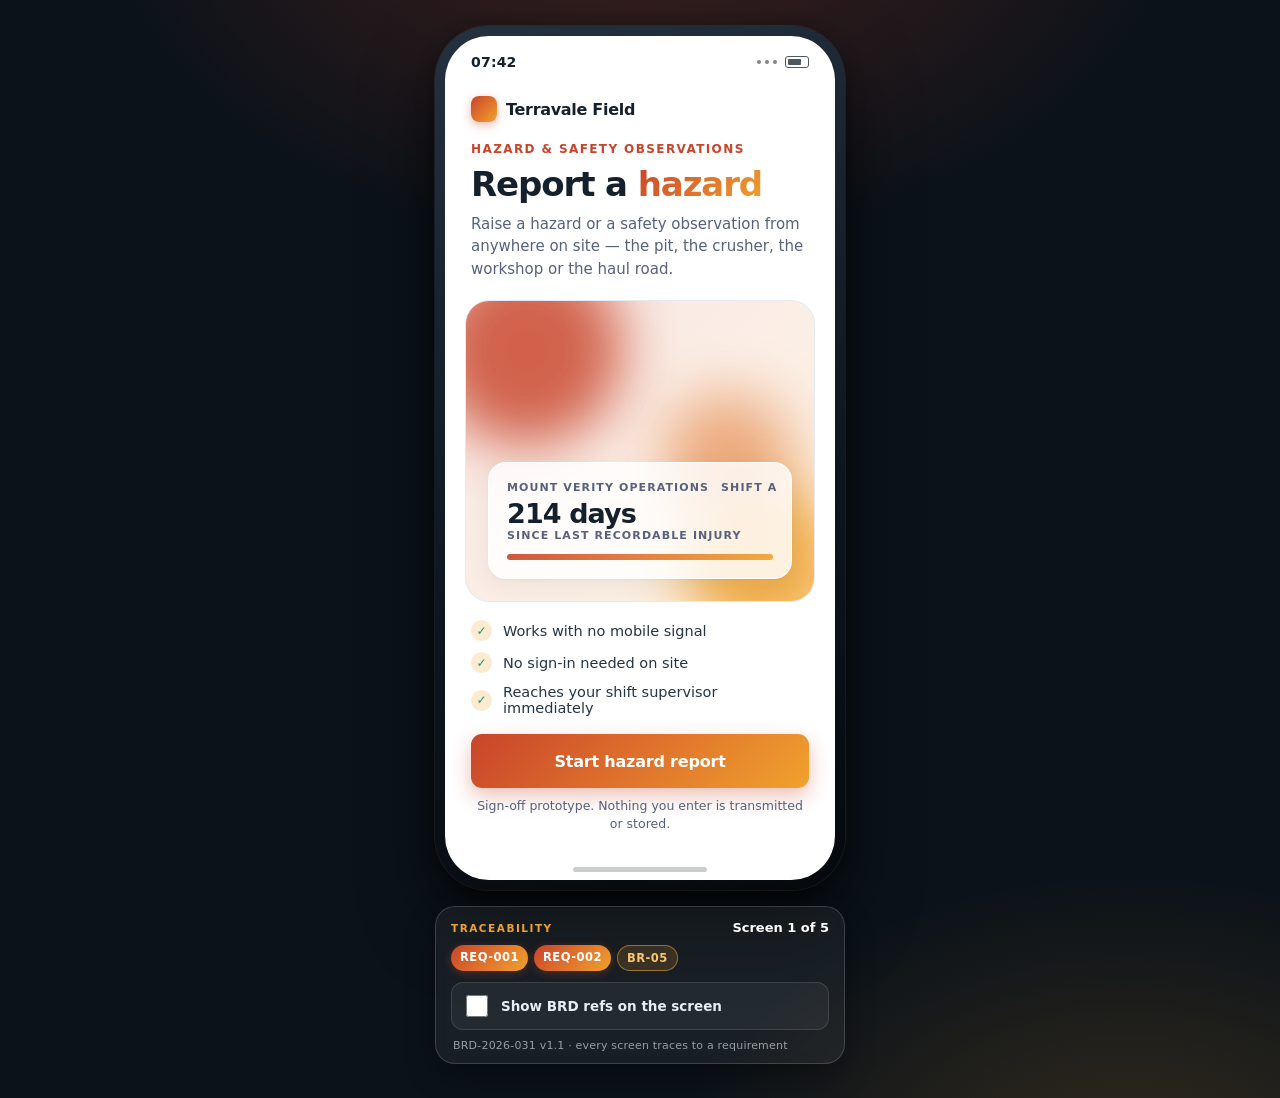
<file: prototype-v2/index.html>
<!doctype html>
<html lang="en-AU">
<head>
<meta charset="utf-8">
<meta name="viewport" content="width=device-width, initial-scale=1">
<title>Terravale Field — hazard and safety observation reporting (prototype)</title>
<meta name="description" content="Click-through prototype for BRD-2026-031 v1.1. Sign-off only: no data is transmitted or stored (BR-05).">

<!-- The existing Terravale mobile design system, used unmodified (BRD section 6). -->
<link rel="stylesheet" href="../assets/screens.css">
<!-- Prototype-only additions: page shell, validation states, traceability strip. -->
<link rel="stylesheet" href="prototype.css">
</head>

<body>

<main class="stage">

  <div class="device" role="group" aria-label="Terravale Field, 390 by 844 phone frame">
    <div class="frame">

      <div class="status-bar">
        <span>07:42</span>
        <span class="status-right">
          <span class="dots"><i></i><i></i><i></i></span>
          <span class="battery"></span>
        </span>
      </div>

      <div class="frame-body">

        <!-- ============================================================ 1 === -->
        <section class="screen is-active"
                 id="screen-intro"
                 data-screen="1"
                 data-req="REQ-001, REQ-002, BR-05"
                 aria-label="Introduction">

          <header class="intro-head">
            <div class="brandmark"><span class="glyph" aria-hidden="true"></span>Terravale Field</div>
            <p class="eyebrow" data-ref="REQ-001">Hazard &amp; safety observations</p>
            <h1 class="display">Report a <span class="grad">hazard</span></h1>
            <p class="lede">Raise a hazard or a safety observation from anywhere on site — the pit, the crusher, the workshop or the haul road.</p>
          </header>

          <div class="hero-art" aria-hidden="true">
            <span class="orb orb-a"></span>
            <span class="orb orb-b"></span>
            <span class="orb orb-c"></span>
            <div class="hero-card">
              <div class="row">
                <span class="label">Mount Verity operations</span>
                <span class="label">Shift A</span>
              </div>
              <div class="row" style="margin-top:4px">
                <span class="amount">214 days</span>
              </div>
              <div class="row">
                <span class="label">since last recordable injury</span>
              </div>
              <div class="bar"></div>
            </div>
          </div>

          <ul class="value-list" data-ref="REQ-001">
            <li><span class="tick" aria-hidden="true">✓</span>Works with no mobile signal</li>
            <li><span class="tick" aria-hidden="true">✓</span>No sign-in needed on site</li>
            <li><span class="tick" aria-hidden="true">✓</span>Reaches your shift supervisor immediately</li>
          </ul>

          <div class="frame-actions">
            <button class="btn btn-primary" type="button" id="btn-start" data-ref="REQ-002">
              Start hazard report
            </button>
            <p class="meta note-br" data-ref="BR-05">Sign-off prototype. Nothing you enter is transmitted or stored.</p>
          </div>
        </section>

        <!-- ============================================================ 2 === -->
        <section class="screen"
                 id="screen-details"
                 data-screen="2"
                 data-req="REQ-003, REQ-004, REQ-008, BR-01, BR-02, BR-03"
                 aria-label="Hazard details">

          <nav class="frame-nav">
            <button class="nav-back" type="button" data-goto="intro" aria-label="Back to the introduction">‹</button>
            <div class="progress" role="progressbar" aria-label="Report progress"
                 aria-valuemin="0" aria-valuemax="100" aria-valuenow="33">
              <span style="width:33%"></span>
            </div>
            <span class="step-count" data-ref="REQ-008">Step 1 of 3</span>
          </nav>

          <h2 class="h2" tabindex="-1">Hazard details</h2>
          <p class="meta" id="details-meta">Every field is required.</p>

          <div class="alert" id="details-alert" role="alert" hidden>
            <span class="alert-icon" aria-hidden="true">!</span>
            <span id="details-alert-text"></span>
          </div>

          <form class="field-stack" id="hazard-form" novalidate autocomplete="off">

            <div class="field" data-field="name" data-ref="BR-01">
              <label for="f-name">Reporter name</label>
              <input id="f-name" name="name" type="text" inputmode="text"
                     placeholder="e.g. Jordan Kelly" autocomplete="name"
                     aria-describedby="e-name">
              <p class="field-error" id="e-name"></p>
            </div>

            <div class="field" data-field="email" data-ref="BR-02">
              <label for="f-email">Contact email</label>
              <input id="f-email" name="email" type="email" inputmode="email"
                     placeholder="name@terravale.com.au" autocomplete="email"
                     spellcheck="false" aria-describedby="e-email">
              <p class="field-error" id="e-email"></p>
            </div>

            <div class="field" data-field="date" data-ref="BR-03">
              <div class="field-head">
                <label for="f-date">Date observed</label>
                <button class="chip-action" type="button" id="btn-today">Today</button>
              </div>
              <input id="f-date" name="date" type="text" inputmode="numeric"
                     placeholder="DD / MM / YYYY" maxlength="14"
                     autocomplete="off" aria-describedby="h-date e-date">
              <p class="hint" id="h-date">Enter as DD / MM / YYYY.</p>
              <p class="field-error" id="e-date"></p>
            </div>

            <div class="field" data-field="category" data-ref="REQ-003">
              <label for="f-category">Hazard category</label>
              <select id="f-category" name="category" aria-describedby="e-category">
                <option value="">Select a category</option>
                <option>Slip, trip or fall</option>
                <option>Vehicle and mobile plant</option>
                <option>Working at height</option>
                <option>Electrical</option>
                <option>Environmental spill</option>
              </select>
              <p class="field-error" id="e-category"></p>
            </div>

          </form>

          <div class="frame-actions">
            <button class="btn btn-primary" type="button" id="btn-continue" data-ref="REQ-004">
              Continue to risk rating
            </button>
          </div>
        </section>

        <!-- ============================================================ 3 === -->
        <section class="screen"
                 id="screen-risk"
                 data-screen="3"
                 data-req="REQ-009, REQ-004, REQ-008, BR-06"
                 aria-label="Risk rating">

          <nav class="frame-nav">
            <button class="nav-back" type="button" data-goto="details" aria-label="Back to hazard details">‹</button>
            <div class="progress" role="progressbar" aria-label="Report progress"
                 aria-valuemin="0" aria-valuemax="100" aria-valuenow="66">
              <span style="width:66%"></span>
            </div>
            <span class="step-count" data-ref="REQ-008">Step 2 of 3</span>
          </nav>

          <h2 class="h2" tabindex="-1">Risk rating</h2>
          <p class="meta" id="risk-meta">How badly could this have ended?</p>

          <div class="alert" id="risk-alert" role="alert" hidden>
            <span class="alert-icon" aria-hidden="true">!</span>
            <span id="risk-alert-text"></span>
          </div>

          <form class="field-stack" id="risk-form" novalidate autocomplete="off">

            <div class="field field-risk" data-field="risk" data-ref="REQ-009">
              <span class="risk-label" id="risk-label">Risk rating</span>

              <div class="risk-options" role="radiogroup" aria-labelledby="risk-label"
                   aria-describedby="e-risk">

                <label class="risk-option" for="f-risk-low" data-level="Low">
                  <span class="risk-bar" aria-hidden="true"></span>
                  <input type="radio" name="risk" id="f-risk-low" value="Low">
                  <span class="risk-text">
                    <span class="risk-name">Low</span>
                    <span class="risk-note">Unlikely to hurt anyone</span>
                  </span>
                </label>

                <label class="risk-option" for="f-risk-moderate" data-level="Moderate">
                  <span class="risk-bar" aria-hidden="true"></span>
                  <input type="radio" name="risk" id="f-risk-moderate" value="Moderate">
                  <span class="risk-text">
                    <span class="risk-name">Moderate</span>
                    <span class="risk-note">Could cause a first-aid or medical injury</span>
                  </span>
                </label>

                <label class="risk-option" for="f-risk-high" data-level="High potential">
                  <span class="risk-bar" aria-hidden="true"></span>
                  <input type="radio" name="risk" id="f-risk-high" value="High potential">
                  <span class="risk-text">
                    <span class="risk-name">High potential</span>
                    <span class="risk-note">Could have killed or permanently injured someone</span>
                  </span>
                </label>

              </div>
              <p class="field-error" id="e-risk"></p>
            </div>

            <!-- REQ-009: requested only for a high potential rating. BR-06 validates
                 these to the same standard as the reporter's own details. -->
            <div class="escalation" id="escalation" data-ref="BR-06" hidden>
              <p class="escalation-head">
                <span class="escalation-flag" aria-hidden="true">!</span>
                High potential hazards are escalated. Name the supervisor you have
                notified.
              </p>

              <div class="field" data-field="supName">
                <label for="f-sup-name">Supervisor notified</label>
                <input id="f-sup-name" name="supName" type="text" inputmode="text"
                       placeholder="e.g. Priya Raman" autocomplete="off"
                       aria-describedby="e-sup-name">
                <p class="field-error" id="e-sup-name"></p>
              </div>

              <div class="field" data-field="supEmail">
                <label for="f-sup-email">Supervisor contact email</label>
                <input id="f-sup-email" name="supEmail" type="email" inputmode="email"
                       placeholder="name@terravale.com.au" autocomplete="off"
                       spellcheck="false" aria-describedby="e-sup-email">
                <p class="field-error" id="e-sup-email"></p>
              </div>
            </div>

          </form>

          <div class="frame-actions">
            <button class="btn btn-primary" type="button" id="btn-risk-continue" data-ref="REQ-004">
              Continue to review
            </button>
          </div>
        </section>

        <!-- ============================================================ 4 === -->
        <section class="screen"
                 id="screen-review"
                 data-screen="4"
                 data-req="REQ-005, REQ-006, REQ-008, REQ-009, BR-04, BR-05"
                 aria-label="Check your report">

          <nav class="frame-nav">
            <button class="nav-back" type="button" data-goto="risk" aria-label="Back to risk rating">‹</button>
            <div class="progress" role="progressbar" aria-label="Report progress"
                 aria-valuemin="0" aria-valuemax="100" aria-valuenow="100">
              <span style="width:100%"></span>
            </div>
            <span class="step-count" data-ref="REQ-008">Step 3 of 3</span>
          </nav>

          <h2 class="h2" tabindex="-1">Check your report</h2>
          <p class="meta">Go back to change anything. Nothing has been submitted yet.</p>

          <div class="review-scroll">
            <div class="summary" data-ref="REQ-005">
              <dl>
                <div class="item"><dt>Reporter</dt><dd id="sum-name">—</dd></div>
                <div class="item"><dt>Contact email</dt><dd id="sum-email">—</dd></div>
                <div class="item"><dt>Date observed</dt><dd id="sum-date">—</dd></div>
                <div class="item"><dt>Category</dt><dd id="sum-category">—</dd></div>
                <div class="item"><dt>Risk rating</dt><dd id="sum-risk">—</dd></div>
              </dl>
            </div>

            <!-- REQ-009: shown only where the rating is High potential. -->
            <div class="escalation-summary" id="sum-escalation" data-ref="REQ-009" hidden>
              <p class="review-caption">Escalated — supervisor notified</p>
              <div class="summary">
                <dl>
                  <div class="item"><dt>Name</dt><dd id="sum-sup-name">—</dd></div>
                  <div class="item"><dt>Email</dt><dd id="sum-sup-email">—</dd></div>
                </dl>
              </div>
            </div>

            <label class="consent" id="consent-block" for="f-declare" data-ref="REQ-006">
              <input type="checkbox" id="f-declare" aria-describedby="e-declare">
              <span>I confirm these details are accurate, and that I have made the area safe where it was safe to do so.</span>
            </label>
            <p class="field-error" id="e-declare" role="alert"></p>

            <p class="meta note-br" data-ref="BR-05">Prototype for sign-off only — this report is not transmitted or stored anywhere.</p>
          </div>

          <div class="frame-actions">
            <button class="btn btn-primary is-blocked" type="button" id="btn-submit"
                    data-blocked="true" aria-describedby="e-declare" data-ref="BR-04">
              Submit report
            </button>
            <button class="btn btn-ghost" type="button" data-goto="details" data-ref="REQ-008">
              Back to details
            </button>
          </div>
        </section>

        <!-- ============================================================ 5 === -->
        <section class="screen"
                 id="screen-done"
                 data-screen="5"
                 data-req="REQ-007, BR-05"
                 aria-label="Report submitted">

          <nav class="frame-nav">
            <div class="progress" role="progressbar" aria-label="Report progress"
                 aria-valuemin="0" aria-valuemax="100" aria-valuenow="100">
              <span style="width:100%"></span>
            </div>
            <span class="step-count">Submitted</span>
          </nav>

          <div class="done-body">
            <div class="seal" aria-hidden="true">✓</div>
            <h2 class="display" tabindex="-1">Report received</h2>
            <p class="lede">Your hazard report has been logged against this shift.</p>

            <div class="account-chip" data-ref="REQ-007">
              <div class="label">Hazard reference</div>
              <div class="value" id="hazard-ref">HZ-0000-00000</div>
            </div>

            <p class="notify-status" id="notify-status" role="status"></p>
            <p class="meta note-br" data-ref="BR-05">Nothing was transmitted or stored. This is a sign-off prototype.</p>
          </div>

          <div class="frame-actions">
            <button class="btn btn-primary" type="button" id="btn-notify" data-ref="REQ-007">
              Notify shift supervisor
            </button>
            <button class="btn btn-ghost" type="button" id="btn-restart">
              Start another report
            </button>
          </div>
        </section>

      </div><!-- /frame-body -->

      <div class="home-indicator"></div>
    </div><!-- /frame -->
  </div><!-- /device -->

  <!-- ------------------------------------------------- traceability strip -- -->
  <footer class="trace" aria-label="Requirement traceability">
    <div class="trace-top">
      <span class="trace-eyebrow">Traceability</span>
      <span class="trace-screen" id="trace-screen">Screen 1 of 5</span>
    </div>

    <div class="trace-chips" id="trace-chips" aria-live="polite">
      <!-- filled live from the active screen's data-req attribute -->
    </div>

    <label class="trace-toggle" for="toggle-refs">
      <input type="checkbox" id="toggle-refs">
      <span>Show BRD refs on the screen</span>
    </label>

    <p class="trace-doc">BRD-2026-031 v1.1 · every screen traces to a requirement</p>
  </footer>

</main>

<script src="app.js"></script>
</body>
</html>
</file>
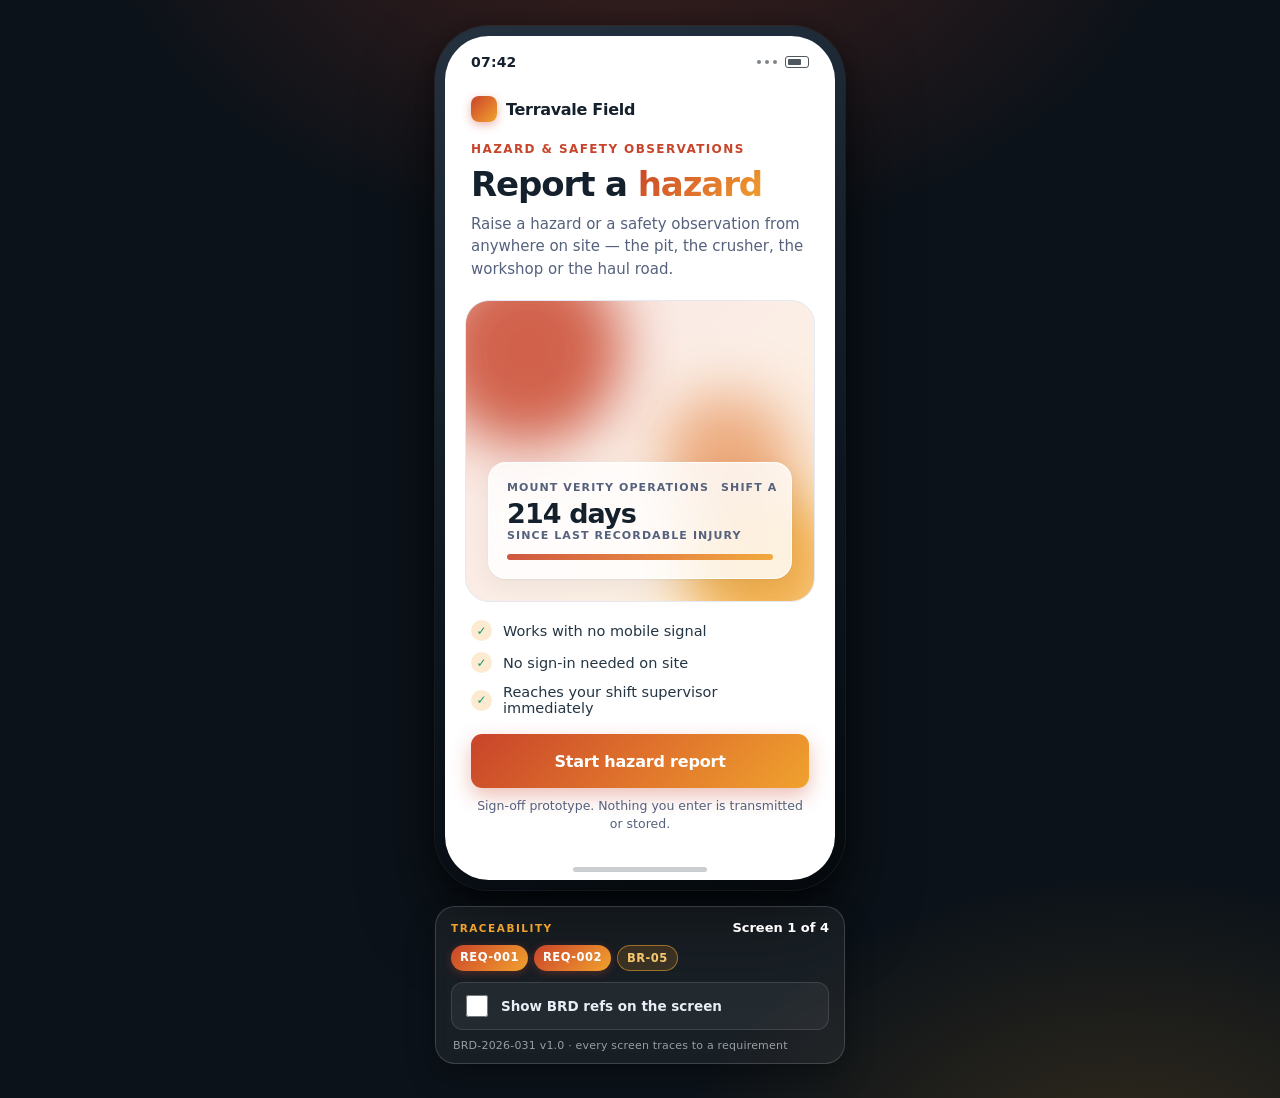
<file: prototype/index.html>
<!doctype html>
<html lang="en-AU">
<head>
<meta charset="utf-8">
<meta name="viewport" content="width=device-width, initial-scale=1">
<title>Terravale Field — hazard and safety observation reporting (prototype)</title>
<meta name="description" content="Click-through prototype for BRD-2026-031. Sign-off only: no data is transmitted or stored (BR-05).">

<!-- The existing Terravale mobile design system, used unmodified (BRD section 6). -->
<link rel="stylesheet" href="../assets/screens.css">
<!-- Prototype-only additions: page shell, validation states, traceability strip. -->
<link rel="stylesheet" href="prototype.css">
</head>

<body>

<main class="stage">

  <div class="device" role="group" aria-label="Terravale Field, 390 by 844 phone frame">
    <div class="frame">

      <div class="status-bar">
        <span>07:42</span>
        <span class="status-right">
          <span class="dots"><i></i><i></i><i></i></span>
          <span class="battery"></span>
        </span>
      </div>

      <div class="frame-body">

        <!-- ============================================================ 1 === -->
        <section class="screen is-active"
                 id="screen-intro"
                 data-screen="1"
                 data-req="REQ-001, REQ-002, BR-05"
                 aria-label="Introduction">

          <header class="intro-head">
            <div class="brandmark"><span class="glyph" aria-hidden="true"></span>Terravale Field</div>
            <p class="eyebrow" data-ref="REQ-001">Hazard &amp; safety observations</p>
            <h1 class="display">Report a <span class="grad">hazard</span></h1>
            <p class="lede">Raise a hazard or a safety observation from anywhere on site — the pit, the crusher, the workshop or the haul road.</p>
          </header>

          <div class="hero-art" aria-hidden="true">
            <span class="orb orb-a"></span>
            <span class="orb orb-b"></span>
            <span class="orb orb-c"></span>
            <div class="hero-card">
              <div class="row">
                <span class="label">Mount Verity operations</span>
                <span class="label">Shift A</span>
              </div>
              <div class="row" style="margin-top:4px">
                <span class="amount">214 days</span>
              </div>
              <div class="row">
                <span class="label">since last recordable injury</span>
              </div>
              <div class="bar"></div>
            </div>
          </div>

          <ul class="value-list" data-ref="REQ-001">
            <li><span class="tick" aria-hidden="true">✓</span>Works with no mobile signal</li>
            <li><span class="tick" aria-hidden="true">✓</span>No sign-in needed on site</li>
            <li><span class="tick" aria-hidden="true">✓</span>Reaches your shift supervisor immediately</li>
          </ul>

          <div class="frame-actions">
            <button class="btn btn-primary" type="button" id="btn-start" data-ref="REQ-002">
              Start hazard report
            </button>
            <p class="meta note-br" data-ref="BR-05">Sign-off prototype. Nothing you enter is transmitted or stored.</p>
          </div>
        </section>

        <!-- ============================================================ 2 === -->
        <section class="screen"
                 id="screen-details"
                 data-screen="2"
                 data-req="REQ-003, REQ-004, REQ-008, BR-01, BR-02, BR-03"
                 aria-label="Hazard details">

          <nav class="frame-nav">
            <button class="nav-back" type="button" data-goto="intro" aria-label="Back to the introduction">‹</button>
            <div class="progress" role="progressbar" aria-label="Report progress"
                 aria-valuemin="0" aria-valuemax="100" aria-valuenow="50">
              <span style="width:50%"></span>
            </div>
            <span class="step-count" data-ref="REQ-008">Step 1 of 2</span>
          </nav>

          <h2 class="h2" tabindex="-1">Hazard details</h2>
          <p class="meta" id="details-meta">Every field is required.</p>

          <div class="alert" id="details-alert" role="alert" hidden>
            <span class="alert-icon" aria-hidden="true">!</span>
            <span id="details-alert-text"></span>
          </div>

          <form class="field-stack" id="hazard-form" novalidate autocomplete="off">

            <div class="field" data-field="name" data-ref="BR-01">
              <label for="f-name">Reporter name</label>
              <input id="f-name" name="name" type="text" inputmode="text"
                     placeholder="e.g. Jordan Kelly" autocomplete="name"
                     aria-describedby="e-name">
              <p class="field-error" id="e-name"></p>
            </div>

            <div class="field" data-field="email" data-ref="BR-02">
              <label for="f-email">Contact email</label>
              <input id="f-email" name="email" type="email" inputmode="email"
                     placeholder="name@terravale.com.au" autocomplete="email"
                     spellcheck="false" aria-describedby="e-email">
              <p class="field-error" id="e-email"></p>
            </div>

            <div class="field" data-field="date" data-ref="BR-03">
              <div class="field-head">
                <label for="f-date">Date observed</label>
                <button class="chip-action" type="button" id="btn-today">Today</button>
              </div>
              <input id="f-date" name="date" type="text" inputmode="numeric"
                     placeholder="DD / MM / YYYY" maxlength="14"
                     autocomplete="off" aria-describedby="h-date e-date">
              <p class="hint" id="h-date">Enter as DD / MM / YYYY.</p>
              <p class="field-error" id="e-date"></p>
            </div>

            <div class="field" data-field="category" data-ref="REQ-003">
              <label for="f-category">Hazard category</label>
              <select id="f-category" name="category" aria-describedby="e-category">
                <option value="">Select a category</option>
                <option>Slip, trip or fall</option>
                <option>Vehicle and mobile plant</option>
                <option>Working at height</option>
                <option>Electrical</option>
                <option>Environmental spill</option>
              </select>
              <p class="field-error" id="e-category"></p>
            </div>

          </form>

          <div class="frame-actions">
            <button class="btn btn-primary" type="button" id="btn-continue" data-ref="REQ-004">
              Continue to review
            </button>
          </div>
        </section>

        <!-- ============================================================ 3 === -->
        <section class="screen"
                 id="screen-review"
                 data-screen="3"
                 data-req="REQ-005, REQ-006, REQ-008, BR-04, BR-05"
                 aria-label="Check your report">

          <nav class="frame-nav">
            <button class="nav-back" type="button" data-goto="details" aria-label="Back to hazard details">‹</button>
            <div class="progress" role="progressbar" aria-label="Report progress"
                 aria-valuemin="0" aria-valuemax="100" aria-valuenow="100">
              <span style="width:100%"></span>
            </div>
            <span class="step-count" data-ref="REQ-008">Step 2 of 2</span>
          </nav>

          <h2 class="h2" tabindex="-1">Check your report</h2>
          <p class="meta">Go back to change anything. Nothing has been submitted yet.</p>

          <div class="review-scroll">
            <div class="summary" data-ref="REQ-005">
              <dl>
                <div class="item"><dt>Reporter</dt><dd id="sum-name">—</dd></div>
                <div class="item"><dt>Contact email</dt><dd id="sum-email">—</dd></div>
                <div class="item"><dt>Date observed</dt><dd id="sum-date">—</dd></div>
                <div class="item"><dt>Category</dt><dd id="sum-category">—</dd></div>
              </dl>
            </div>

            <label class="consent" id="consent-block" for="f-declare" data-ref="REQ-006">
              <input type="checkbox" id="f-declare" aria-describedby="e-declare">
              <span>I confirm these details are accurate, and that I have made the area safe where it was safe to do so.</span>
            </label>
            <p class="field-error" id="e-declare" role="alert"></p>

            <p class="meta note-br" data-ref="BR-05">Prototype for sign-off only — this report is not transmitted or stored anywhere.</p>
          </div>

          <div class="frame-actions">
            <button class="btn btn-primary is-blocked" type="button" id="btn-submit"
                    data-blocked="true" aria-describedby="e-declare" data-ref="BR-04">
              Submit report
            </button>
            <button class="btn btn-ghost" type="button" data-goto="details" data-ref="REQ-008">
              Back to details
            </button>
          </div>
        </section>

        <!-- ============================================================ 4 === -->
        <section class="screen"
                 id="screen-done"
                 data-screen="4"
                 data-req="REQ-007, BR-05"
                 aria-label="Report submitted">

          <nav class="frame-nav">
            <div class="progress" role="progressbar" aria-label="Report progress"
                 aria-valuemin="0" aria-valuemax="100" aria-valuenow="100">
              <span style="width:100%"></span>
            </div>
            <span class="step-count">Submitted</span>
          </nav>

          <div class="done-body">
            <div class="seal" aria-hidden="true">✓</div>
            <h2 class="display" tabindex="-1">Report received</h2>
            <p class="lede">Your hazard report has been logged against this shift.</p>

            <div class="account-chip" data-ref="REQ-007">
              <div class="label">Hazard reference</div>
              <div class="value" id="hazard-ref">HZ-0000-00000</div>
            </div>

            <p class="notify-status" id="notify-status" role="status"></p>
            <p class="meta note-br" data-ref="BR-05">Nothing was transmitted or stored. This is a sign-off prototype.</p>
          </div>

          <div class="frame-actions">
            <button class="btn btn-primary" type="button" id="btn-notify" data-ref="REQ-007">
              Notify shift supervisor
            </button>
            <button class="btn btn-ghost" type="button" id="btn-restart">
              Start another report
            </button>
          </div>
        </section>

      </div><!-- /frame-body -->

      <div class="home-indicator"></div>
    </div><!-- /frame -->
  </div><!-- /device -->

  <!-- ------------------------------------------------- traceability strip -- -->
  <footer class="trace" aria-label="Requirement traceability">
    <div class="trace-top">
      <span class="trace-eyebrow">Traceability</span>
      <span class="trace-screen" id="trace-screen">Screen 1 of 4</span>
    </div>

    <div class="trace-chips" id="trace-chips" aria-live="polite">
      <!-- filled live from the active screen's data-req attribute -->
    </div>

    <label class="trace-toggle" for="toggle-refs">
      <input type="checkbox" id="toggle-refs">
      <span>Show BRD refs on the screen</span>
    </label>

    <p class="trace-doc">BRD-2026-031 v1.0 · every screen traces to a requirement</p>
  </footer>

</main>

<script src="app.js"></script>
</body>
</html>
</file>
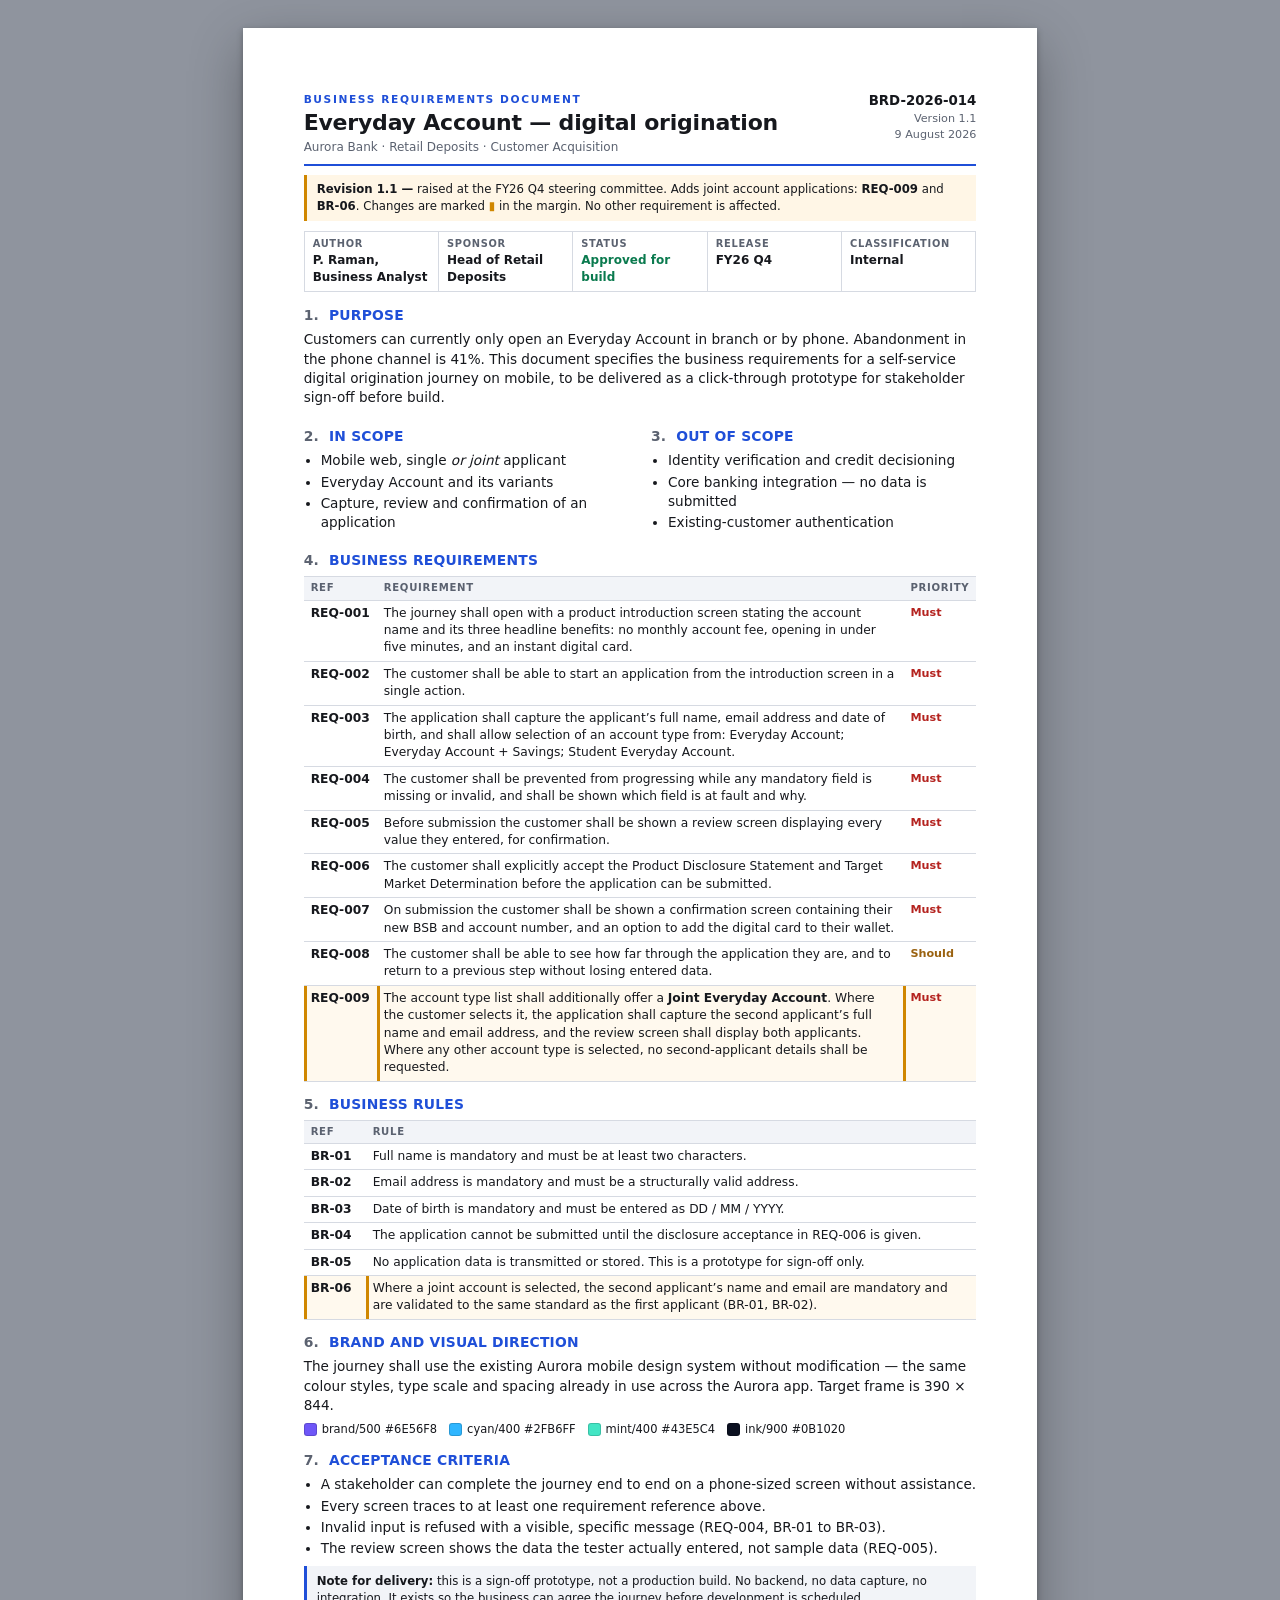
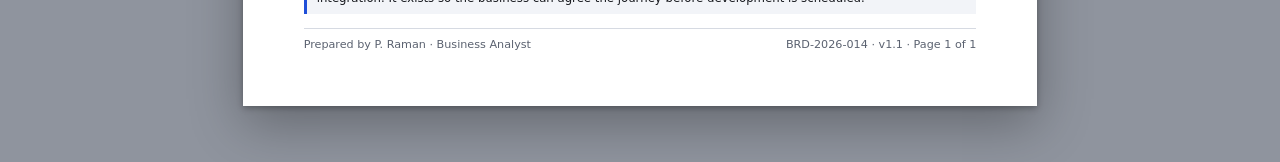
<file: brd/aurora-everyday-account-brd-v1.1.html>
<!doctype html>
<html lang="en">
<head>
<meta charset="utf-8">
<meta name="viewport" content="width=device-width, initial-scale=1">
<title>BRD-2026-014 v1.1 — Aurora Everyday Account, digital origination</title>
<meta name="description" content="Business Requirements Document: online everyday account origination.">
<style>
  /* Deliberately self-contained. This document shares NO stylesheet, tokens or
     markup with the prototype - it is an independent business input. */
  :root {
    --ink: #16181d;
    --muted: #5b6270;
    --rule: #d6dae2;
    --band: #f2f4f8;
    --accent: #1f4fd8;
    --page: 210mm;
  }
  * { box-sizing: border-box; }
  body {
    margin: 0;
    padding: 28px 16px 56px;
    background: #8f949e;
    font-family: "Aptos", "Segoe UI", "Calibri", system-ui, sans-serif;
    font-size: 10.2pt;
    line-height: 1.42;
    color: var(--ink);
    -webkit-font-smoothing: antialiased;
  }
  .page {
    width: var(--page);
    max-width: 100%;
    margin: 0 auto;
    padding: 17mm 16mm 14mm;
    background: #fff;
    box-shadow: 0 2px 6px rgba(0,0,0,.28), 0 18px 50px rgba(0,0,0,.30);
  }

  .masthead {
    display: flex;
    justify-content: space-between;
    align-items: flex-start;
    gap: 18px;
    padding-bottom: 8px;
    border-bottom: 2.5px solid var(--accent);
  }
  .masthead .doctype {
    font-size: 8pt;
    font-weight: 700;
    letter-spacing: 1.6px;
    text-transform: uppercase;
    color: var(--accent);
  }
  .masthead h1 {
    margin: 3px 0 0;
    font-size: 16.5pt;
    line-height: 1.18;
    letter-spacing: -.2px;
  }
  .masthead .sub { margin: 3px 0 0; font-size: 9pt; color: var(--muted); }
  .masthead .ref { text-align: right; font-size: 8.4pt; color: var(--muted); white-space: nowrap; }
  .masthead .ref b { display: block; font-size: 10pt; color: var(--ink); }

  .control {
    display: grid;
    grid-template-columns: repeat(5, 1fr);
    border: 1px solid var(--rule);
    border-left: 0;
    margin: 10px 0 14px;
  }
  .control div { padding: 5px 8px; border-left: 1px solid var(--rule); }
  .control dt {
    font-size: 7.4pt; font-weight: 700; letter-spacing: .7px;
    text-transform: uppercase; color: var(--muted);
  }
  .control dd { margin: 1px 0 0; font-size: 9pt; font-weight: 600; }
  .status-approved { color: #0a7a4e; }

  h2 {
    margin: 13px 0 5px;
    font-size: 10.4pt;
    letter-spacing: .2px;
    text-transform: uppercase;
    color: var(--accent);
  }
  h2 .n { color: var(--muted); margin-right: 5px; font-weight: 600; }
  p { margin: 0 0 6px; }
  .two-col { display: grid; grid-template-columns: 1fr 1fr; gap: 0 22px; }

  table { width: 100%; border-collapse: collapse; margin: 4px 0 2px; font-size: 9.2pt; }
  th {
    text-align: left;
    background: var(--band);
    border-top: 1px solid var(--rule);
    border-bottom: 1px solid var(--rule);
    padding: 4px 7px;
    font-size: 7.6pt;
    letter-spacing: .7px;
    text-transform: uppercase;
    color: var(--muted);
  }
  td { padding: 4px 7px; border-bottom: 1px solid var(--rule); vertical-align: top; }
  td.id { font-weight: 700; white-space: nowrap; font-variant-numeric: tabular-nums; }
  td.pri { white-space: nowrap; font-weight: 600; font-size: 8.4pt; }
  .must   { color: #b4231f; }
  .should { color: #9a6210; }

  ul { margin: 3px 0 6px; padding-left: 17px; }
  li { margin: 0 0 2px; }

  .swatches { display: flex; gap: 12px; margin: 4px 0 6px; flex-wrap: wrap; }
  .swatches span { display: flex; align-items: center; gap: 5px; font-size: 8.6pt; font-variant-numeric: tabular-nums; }
  .swatches i { width: 13px; height: 13px; border-radius: 3px; border: 1px solid rgba(0,0,0,.16); }

  .note {
    margin: 8px 0 0;
    padding: 7px 10px;
    background: var(--band);
    border-left: 3px solid var(--accent);
    font-size: 8.8pt;
  }
  .signoff {
    margin-top: 14px;
    padding-top: 8px;
    border-top: 1px solid var(--rule);
    display: flex;
    justify-content: space-between;
    font-size: 8.4pt;
    color: var(--muted);
  }

  @media print {
    body { background: #fff; padding: 0; }
    .page { box-shadow: none; width: auto; padding: 0; }
  }

  /* Revision 1.1 marking */
  .revision {
    margin: 9px 0 0;
    padding: 6px 10px;
    background: #fff6e6;
    border-left: 3px solid #d08700;
    font-size: 8.8pt;
  }
  .chg-key { color: #d08700; font-weight: 700; }
  tr.changed td { background: #fff9ee; box-shadow: inset 3px 0 0 #d08700; }
</style>
</head>
<body>
<main class="page">

  <header class="masthead">
    <div>
      <div class="doctype">Business Requirements Document</div>
      <h1>Everyday Account &mdash; digital origination</h1>
      <p class="sub">Aurora Bank &middot; Retail Deposits &middot; Customer Acquisition</p>
    </div>
    <div class="ref">
      <b>BRD-2026-014</b>
      Version 1.1<br>
      9 August 2026
    </div>
  </header>

  <p class="revision">
    <strong>Revision 1.1 &mdash;</strong> raised at the FY26 Q4 steering committee.
    Adds joint account applications: <strong>REQ-009</strong> and
    <strong>BR-06</strong>. Changes are marked
    <span class="chg-key">&#9646;</span> in the margin. No other requirement is
    affected.
  </p>

  <dl class="control">
    <div><dt>Author</dt><dd>P. Raman, Business Analyst</dd></div>
    <div><dt>Sponsor</dt><dd>Head of Retail Deposits</dd></div>
    <div><dt>Status</dt><dd class="status-approved">Approved for build</dd></div>
    <div><dt>Release</dt><dd>FY26 Q4</dd></div>
    <div><dt>Classification</dt><dd>Internal</dd></div>
  </dl>

  <h2><span class="n">1.</span> Purpose</h2>
  <p>
    Customers can currently only open an Everyday Account in branch or by phone.
    Abandonment in the phone channel is 41%. This document specifies the business
    requirements for a self-service digital origination journey on mobile, to be
    delivered as a click-through prototype for stakeholder sign-off before build.
  </p>

  <div class="two-col">
    <div>
      <h2><span class="n">2.</span> In scope</h2>
      <ul>
        <li>Mobile web, single <em>or joint</em> applicant</li>
        <li>Everyday Account and its variants</li>
        <li>Capture, review and confirmation of an application</li>
      </ul>
    </div>
    <div>
      <h2><span class="n">3.</span> Out of scope</h2>
      <ul>
        <li>Identity verification and credit decisioning</li>
        <li>Core banking integration &mdash; no data is submitted</li>
        <li>Existing-customer authentication</li>
      </ul>
    </div>
  </div>

  <h2><span class="n">4.</span> Business requirements</h2>
  <table>
    <thead>
      <tr><th style="width:62px">Ref</th><th>Requirement</th><th style="width:60px">Priority</th></tr>
    </thead>
    <tbody>
      <tr>
        <td class="id">REQ-001</td>
        <td>The journey shall open with a product introduction screen stating the account name and its three headline benefits: no monthly account fee, opening in under five minutes, and an instant digital card.</td>
        <td class="pri must">Must</td>
      </tr>
      <tr>
        <td class="id">REQ-002</td>
        <td>The customer shall be able to start an application from the introduction screen in a single action.</td>
        <td class="pri must">Must</td>
      </tr>
      <tr>
        <td class="id">REQ-003</td>
        <td>The application shall capture the applicant&rsquo;s full name, email address and date of birth, and shall allow selection of an account type from: Everyday Account; Everyday Account + Savings; Student Everyday Account.</td>
        <td class="pri must">Must</td>
      </tr>
      <tr>
        <td class="id">REQ-004</td>
        <td>The customer shall be prevented from progressing while any mandatory field is missing or invalid, and shall be shown which field is at fault and why.</td>
        <td class="pri must">Must</td>
      </tr>
      <tr>
        <td class="id">REQ-005</td>
        <td>Before submission the customer shall be shown a review screen displaying every value they entered, for confirmation.</td>
        <td class="pri must">Must</td>
      </tr>
      <tr>
        <td class="id">REQ-006</td>
        <td>The customer shall explicitly accept the Product Disclosure Statement and Target Market Determination before the application can be submitted.</td>
        <td class="pri must">Must</td>
      </tr>
      <tr>
        <td class="id">REQ-007</td>
        <td>On submission the customer shall be shown a confirmation screen containing their new BSB and account number, and an option to add the digital card to their wallet.</td>
        <td class="pri must">Must</td>
      </tr>
      <tr>
        <td class="id">REQ-008</td>
        <td>The customer shall be able to see how far through the application they are, and to return to a previous step without losing entered data.</td>
        <td class="pri should">Should</td>
      </tr>
      <tr class="changed">
        <td class="id">REQ-009</td>
        <td>
          The account type list shall additionally offer a <strong>Joint Everyday
          Account</strong>. Where the customer selects it, the application shall
          capture the second applicant&rsquo;s full name and email address, and the
          review screen shall display both applicants. Where any other account type
          is selected, no second-applicant details shall be requested.
        </td>
        <td class="pri must">Must</td>
      </tr>
    </tbody>
  </table>

  <h2><span class="n">5.</span> Business rules</h2>
  <table>
    <thead>
      <tr><th style="width:62px">Ref</th><th>Rule</th></tr>
    </thead>
    <tbody>
      <tr><td class="id">BR-01</td><td>Full name is mandatory and must be at least two characters.</td></tr>
      <tr><td class="id">BR-02</td><td>Email address is mandatory and must be a structurally valid address.</td></tr>
      <tr><td class="id">BR-03</td><td>Date of birth is mandatory and must be entered as DD / MM / YYYY.</td></tr>
      <tr><td class="id">BR-04</td><td>The application cannot be submitted until the disclosure acceptance in REQ-006 is given.</td></tr>
      <tr><td class="id">BR-05</td><td>No application data is transmitted or stored. This is a prototype for sign-off only.</td></tr>
      <tr class="changed"><td class="id">BR-06</td><td>Where a joint account is selected, the second applicant&rsquo;s name and email are mandatory and are validated to the same standard as the first applicant (BR-01, BR-02).</td></tr>
    </tbody>
  </table>

  <h2><span class="n">6.</span> Brand and visual direction</h2>
  <p>
    The journey shall use the existing Aurora mobile design system without
    modification &mdash; the same colour styles, type scale and spacing already in
    use across the Aurora app. Target frame is 390 &times; 844.
  </p>
  <div class="swatches">
    <span><i style="background:#6E56F8"></i> brand/500 #6E56F8</span>
    <span><i style="background:#2FB6FF"></i> cyan/400 #2FB6FF</span>
    <span><i style="background:#43E5C4"></i> mint/400 #43E5C4</span>
    <span><i style="background:#0B1020"></i> ink/900 #0B1020</span>
  </div>

  <h2><span class="n">7.</span> Acceptance criteria</h2>
  <ul>
    <li>A stakeholder can complete the journey end to end on a phone-sized screen without assistance.</li>
    <li>Every screen traces to at least one requirement reference above.</li>
    <li>Invalid input is refused with a visible, specific message (REQ-004, BR-01 to BR-03).</li>
    <li>The review screen shows the data the tester actually entered, not sample data (REQ-005).</li>
  </ul>

  <p class="note">
    <strong>Note for delivery:</strong> this is a sign-off prototype, not a
    production build. No backend, no data capture, no integration. It exists so
    the business can agree the journey before development is scheduled.
  </p>

  <div class="signoff">
    <span>Prepared by P. Raman &middot; Business Analyst</span>
    <span>BRD-2026-014 &middot; v1.1 &middot; Page 1 of 1</span>
  </div>

</main>
</body>
</html>
</file>
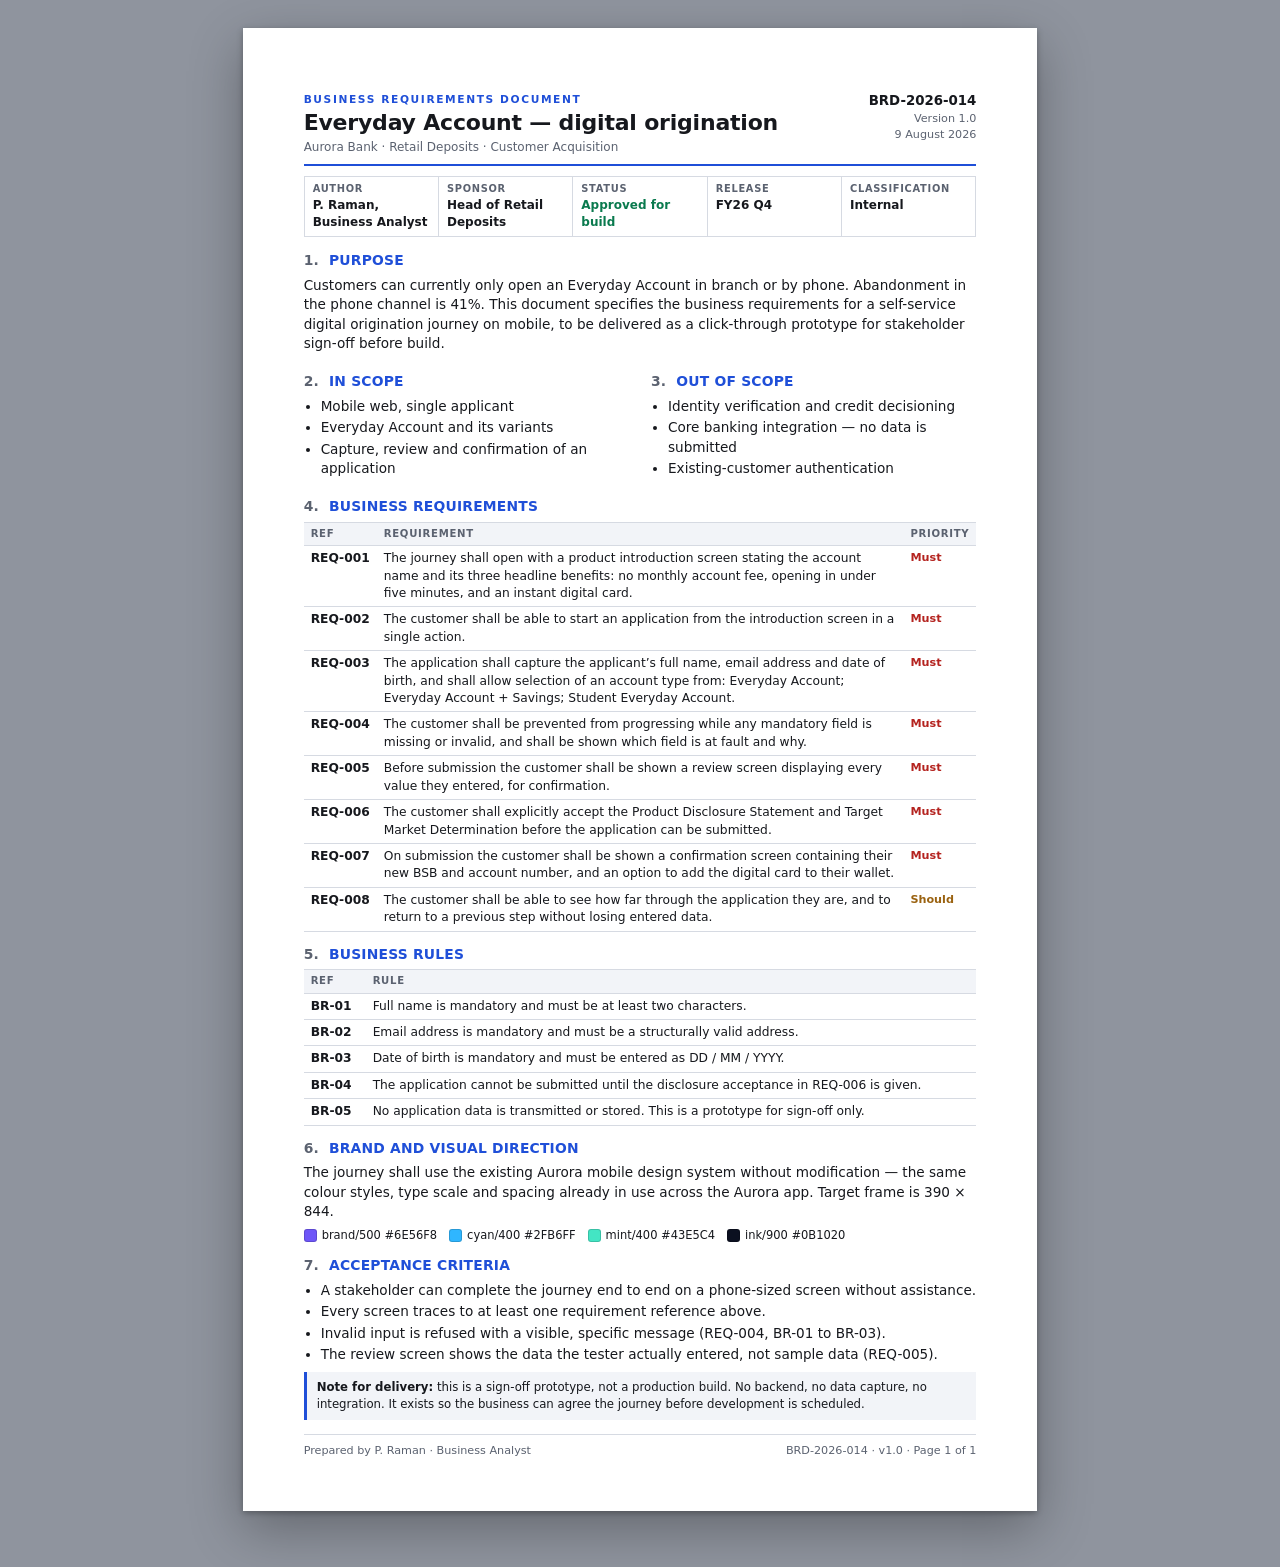
<file: brd/aurora-everyday-account-brd.html>
<!doctype html>
<html lang="en">
<head>
<meta charset="utf-8">
<meta name="viewport" content="width=device-width, initial-scale=1">
<title>BRD-2026-014 — Aurora Everyday Account, digital origination</title>
<meta name="description" content="Business Requirements Document: online everyday account origination.">
<style>
  /* Deliberately self-contained. This document shares NO stylesheet, tokens or
     markup with the prototype - it is an independent business input. */
  :root {
    --ink: #16181d;
    --muted: #5b6270;
    --rule: #d6dae2;
    --band: #f2f4f8;
    --accent: #1f4fd8;
    --page: 210mm;
  }
  * { box-sizing: border-box; }
  body {
    margin: 0;
    padding: 28px 16px 56px;
    background: #8f949e;
    font-family: "Aptos", "Segoe UI", "Calibri", system-ui, sans-serif;
    font-size: 10.2pt;
    line-height: 1.42;
    color: var(--ink);
    -webkit-font-smoothing: antialiased;
  }
  .page {
    width: var(--page);
    max-width: 100%;
    margin: 0 auto;
    padding: 17mm 16mm 14mm;
    background: #fff;
    box-shadow: 0 2px 6px rgba(0,0,0,.28), 0 18px 50px rgba(0,0,0,.30);
  }

  .masthead {
    display: flex;
    justify-content: space-between;
    align-items: flex-start;
    gap: 18px;
    padding-bottom: 8px;
    border-bottom: 2.5px solid var(--accent);
  }
  .masthead .doctype {
    font-size: 8pt;
    font-weight: 700;
    letter-spacing: 1.6px;
    text-transform: uppercase;
    color: var(--accent);
  }
  .masthead h1 {
    margin: 3px 0 0;
    font-size: 16.5pt;
    line-height: 1.18;
    letter-spacing: -.2px;
  }
  .masthead .sub { margin: 3px 0 0; font-size: 9pt; color: var(--muted); }
  .masthead .ref { text-align: right; font-size: 8.4pt; color: var(--muted); white-space: nowrap; }
  .masthead .ref b { display: block; font-size: 10pt; color: var(--ink); }

  .control {
    display: grid;
    grid-template-columns: repeat(5, 1fr);
    border: 1px solid var(--rule);
    border-left: 0;
    margin: 10px 0 14px;
  }
  .control div { padding: 5px 8px; border-left: 1px solid var(--rule); }
  .control dt {
    font-size: 7.4pt; font-weight: 700; letter-spacing: .7px;
    text-transform: uppercase; color: var(--muted);
  }
  .control dd { margin: 1px 0 0; font-size: 9pt; font-weight: 600; }
  .status-approved { color: #0a7a4e; }

  h2 {
    margin: 13px 0 5px;
    font-size: 10.4pt;
    letter-spacing: .2px;
    text-transform: uppercase;
    color: var(--accent);
  }
  h2 .n { color: var(--muted); margin-right: 5px; font-weight: 600; }
  p { margin: 0 0 6px; }
  .two-col { display: grid; grid-template-columns: 1fr 1fr; gap: 0 22px; }

  table { width: 100%; border-collapse: collapse; margin: 4px 0 2px; font-size: 9.2pt; }
  th {
    text-align: left;
    background: var(--band);
    border-top: 1px solid var(--rule);
    border-bottom: 1px solid var(--rule);
    padding: 4px 7px;
    font-size: 7.6pt;
    letter-spacing: .7px;
    text-transform: uppercase;
    color: var(--muted);
  }
  td { padding: 4px 7px; border-bottom: 1px solid var(--rule); vertical-align: top; }
  td.id { font-weight: 700; white-space: nowrap; font-variant-numeric: tabular-nums; }
  td.pri { white-space: nowrap; font-weight: 600; font-size: 8.4pt; }
  .must   { color: #b4231f; }
  .should { color: #9a6210; }

  ul { margin: 3px 0 6px; padding-left: 17px; }
  li { margin: 0 0 2px; }

  .swatches { display: flex; gap: 12px; margin: 4px 0 6px; flex-wrap: wrap; }
  .swatches span { display: flex; align-items: center; gap: 5px; font-size: 8.6pt; font-variant-numeric: tabular-nums; }
  .swatches i { width: 13px; height: 13px; border-radius: 3px; border: 1px solid rgba(0,0,0,.16); }

  .note {
    margin: 8px 0 0;
    padding: 7px 10px;
    background: var(--band);
    border-left: 3px solid var(--accent);
    font-size: 8.8pt;
  }
  .signoff {
    margin-top: 14px;
    padding-top: 8px;
    border-top: 1px solid var(--rule);
    display: flex;
    justify-content: space-between;
    font-size: 8.4pt;
    color: var(--muted);
  }

  @media print {
    body { background: #fff; padding: 0; }
    .page { box-shadow: none; width: auto; padding: 0; }
  }
</style>
</head>
<body>
<main class="page">

  <header class="masthead">
    <div>
      <div class="doctype">Business Requirements Document</div>
      <h1>Everyday Account &mdash; digital origination</h1>
      <p class="sub">Aurora Bank &middot; Retail Deposits &middot; Customer Acquisition</p>
    </div>
    <div class="ref">
      <b>BRD-2026-014</b>
      Version 1.0<br>
      9 August 2026
    </div>
  </header>

  <dl class="control">
    <div><dt>Author</dt><dd>P. Raman, Business Analyst</dd></div>
    <div><dt>Sponsor</dt><dd>Head of Retail Deposits</dd></div>
    <div><dt>Status</dt><dd class="status-approved">Approved for build</dd></div>
    <div><dt>Release</dt><dd>FY26 Q4</dd></div>
    <div><dt>Classification</dt><dd>Internal</dd></div>
  </dl>

  <h2><span class="n">1.</span> Purpose</h2>
  <p>
    Customers can currently only open an Everyday Account in branch or by phone.
    Abandonment in the phone channel is 41%. This document specifies the business
    requirements for a self-service digital origination journey on mobile, to be
    delivered as a click-through prototype for stakeholder sign-off before build.
  </p>

  <div class="two-col">
    <div>
      <h2><span class="n">2.</span> In scope</h2>
      <ul>
        <li>Mobile web, single applicant</li>
        <li>Everyday Account and its variants</li>
        <li>Capture, review and confirmation of an application</li>
      </ul>
    </div>
    <div>
      <h2><span class="n">3.</span> Out of scope</h2>
      <ul>
        <li>Identity verification and credit decisioning</li>
        <li>Core banking integration &mdash; no data is submitted</li>
        <li>Existing-customer authentication</li>
      </ul>
    </div>
  </div>

  <h2><span class="n">4.</span> Business requirements</h2>
  <table>
    <thead>
      <tr><th style="width:62px">Ref</th><th>Requirement</th><th style="width:60px">Priority</th></tr>
    </thead>
    <tbody>
      <tr>
        <td class="id">REQ-001</td>
        <td>The journey shall open with a product introduction screen stating the account name and its three headline benefits: no monthly account fee, opening in under five minutes, and an instant digital card.</td>
        <td class="pri must">Must</td>
      </tr>
      <tr>
        <td class="id">REQ-002</td>
        <td>The customer shall be able to start an application from the introduction screen in a single action.</td>
        <td class="pri must">Must</td>
      </tr>
      <tr>
        <td class="id">REQ-003</td>
        <td>The application shall capture the applicant&rsquo;s full name, email address and date of birth, and shall allow selection of an account type from: Everyday Account; Everyday Account + Savings; Student Everyday Account.</td>
        <td class="pri must">Must</td>
      </tr>
      <tr>
        <td class="id">REQ-004</td>
        <td>The customer shall be prevented from progressing while any mandatory field is missing or invalid, and shall be shown which field is at fault and why.</td>
        <td class="pri must">Must</td>
      </tr>
      <tr>
        <td class="id">REQ-005</td>
        <td>Before submission the customer shall be shown a review screen displaying every value they entered, for confirmation.</td>
        <td class="pri must">Must</td>
      </tr>
      <tr>
        <td class="id">REQ-006</td>
        <td>The customer shall explicitly accept the Product Disclosure Statement and Target Market Determination before the application can be submitted.</td>
        <td class="pri must">Must</td>
      </tr>
      <tr>
        <td class="id">REQ-007</td>
        <td>On submission the customer shall be shown a confirmation screen containing their new BSB and account number, and an option to add the digital card to their wallet.</td>
        <td class="pri must">Must</td>
      </tr>
      <tr>
        <td class="id">REQ-008</td>
        <td>The customer shall be able to see how far through the application they are, and to return to a previous step without losing entered data.</td>
        <td class="pri should">Should</td>
      </tr>
    </tbody>
  </table>

  <h2><span class="n">5.</span> Business rules</h2>
  <table>
    <thead>
      <tr><th style="width:62px">Ref</th><th>Rule</th></tr>
    </thead>
    <tbody>
      <tr><td class="id">BR-01</td><td>Full name is mandatory and must be at least two characters.</td></tr>
      <tr><td class="id">BR-02</td><td>Email address is mandatory and must be a structurally valid address.</td></tr>
      <tr><td class="id">BR-03</td><td>Date of birth is mandatory and must be entered as DD / MM / YYYY.</td></tr>
      <tr><td class="id">BR-04</td><td>The application cannot be submitted until the disclosure acceptance in REQ-006 is given.</td></tr>
      <tr><td class="id">BR-05</td><td>No application data is transmitted or stored. This is a prototype for sign-off only.</td></tr>
    </tbody>
  </table>

  <h2><span class="n">6.</span> Brand and visual direction</h2>
  <p>
    The journey shall use the existing Aurora mobile design system without
    modification &mdash; the same colour styles, type scale and spacing already in
    use across the Aurora app. Target frame is 390 &times; 844.
  </p>
  <div class="swatches">
    <span><i style="background:#6E56F8"></i> brand/500 #6E56F8</span>
    <span><i style="background:#2FB6FF"></i> cyan/400 #2FB6FF</span>
    <span><i style="background:#43E5C4"></i> mint/400 #43E5C4</span>
    <span><i style="background:#0B1020"></i> ink/900 #0B1020</span>
  </div>

  <h2><span class="n">7.</span> Acceptance criteria</h2>
  <ul>
    <li>A stakeholder can complete the journey end to end on a phone-sized screen without assistance.</li>
    <li>Every screen traces to at least one requirement reference above.</li>
    <li>Invalid input is refused with a visible, specific message (REQ-004, BR-01 to BR-03).</li>
    <li>The review screen shows the data the tester actually entered, not sample data (REQ-005).</li>
  </ul>

  <p class="note">
    <strong>Note for delivery:</strong> this is a sign-off prototype, not a
    production build. No backend, no data capture, no integration. It exists so
    the business can agree the journey before development is scheduled.
  </p>

  <div class="signoff">
    <span>Prepared by P. Raman &middot; Business Analyst</span>
    <span>BRD-2026-014 &middot; v1.0 &middot; Page 1 of 1</span>
  </div>

</main>
</body>
</html>
</file>
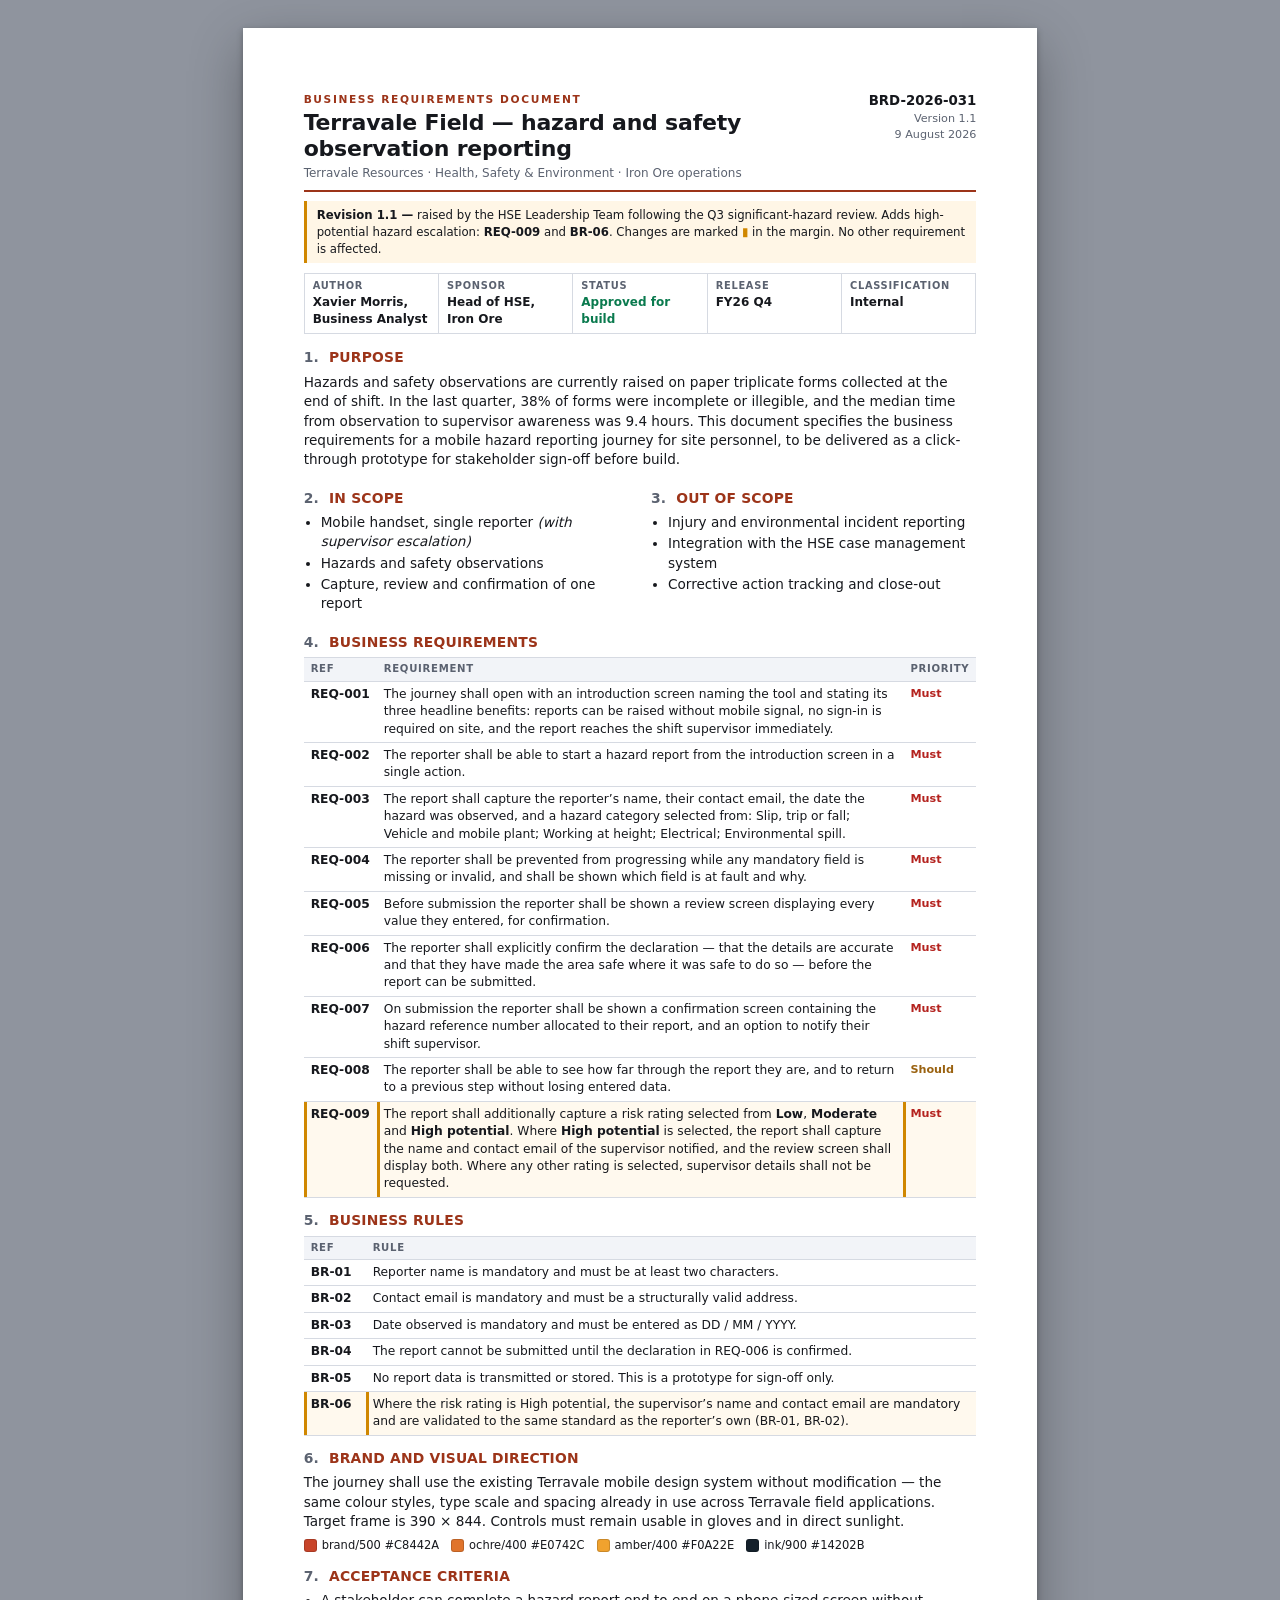
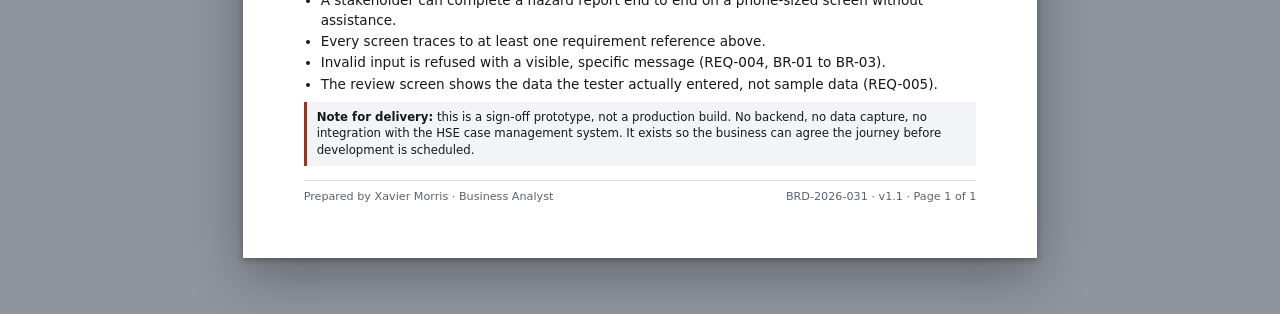
<file: brd/terravale-field-hazard-report-brd-v1.1.html>
<!doctype html>
<html lang="en">
<head>
<meta charset="utf-8">
<meta name="viewport" content="width=device-width, initial-scale=1">
<title>BRD-2026-031 v1.1 — Terravale Field: hazard and safety observation reporting</title>
<meta name="description" content="Business Requirements Document: mobile hazard and safety observation reporting for site personnel.">
<style>
  /* Deliberately self-contained. This document shares NO stylesheet, tokens or
     markup with the prototype - it is an independent business input. */
  :root {
    --ink: #16181d;
    --muted: #5b6270;
    --rule: #d6dae2;
    --band: #f2f4f8;
    --accent: #9c3419;
    --page: 210mm;
  }
  * { box-sizing: border-box; }
  body {
    margin: 0;
    padding: 28px 16px 56px;
    background: #8f949e;
    font-family: "Aptos", "Segoe UI", "Calibri", system-ui, sans-serif;
    font-size: 10.2pt;
    line-height: 1.42;
    color: var(--ink);
    -webkit-font-smoothing: antialiased;
  }
  .page {
    width: var(--page);
    max-width: 100%;
    margin: 0 auto;
    padding: 17mm 16mm 14mm;
    background: #fff;
    box-shadow: 0 2px 6px rgba(0,0,0,.28), 0 18px 50px rgba(0,0,0,.30);
  }

  .masthead {
    display: flex;
    justify-content: space-between;
    align-items: flex-start;
    gap: 18px;
    padding-bottom: 8px;
    border-bottom: 2.5px solid var(--accent);
  }
  .masthead .doctype {
    font-size: 8pt;
    font-weight: 700;
    letter-spacing: 1.6px;
    text-transform: uppercase;
    color: var(--accent);
  }
  .masthead h1 {
    margin: 3px 0 0;
    font-size: 16.5pt;
    line-height: 1.18;
    letter-spacing: -.2px;
  }
  .masthead .sub { margin: 3px 0 0; font-size: 9pt; color: var(--muted); }
  .masthead .ref { text-align: right; font-size: 8.4pt; color: var(--muted); white-space: nowrap; }
  .masthead .ref b { display: block; font-size: 10pt; color: var(--ink); }

  .control {
    display: grid;
    grid-template-columns: repeat(5, 1fr);
    border: 1px solid var(--rule);
    border-left: 0;
    margin: 10px 0 14px;
  }
  .control div { padding: 5px 8px; border-left: 1px solid var(--rule); }
  .control dt {
    font-size: 7.4pt; font-weight: 700; letter-spacing: .7px;
    text-transform: uppercase; color: var(--muted);
  }
  .control dd { margin: 1px 0 0; font-size: 9pt; font-weight: 600; }
  .status-approved { color: #0a7a4e; }

  h2 {
    margin: 13px 0 5px;
    font-size: 10.4pt;
    letter-spacing: .2px;
    text-transform: uppercase;
    color: var(--accent);
  }
  h2 .n { color: var(--muted); margin-right: 5px; font-weight: 600; }
  p { margin: 0 0 6px; }
  .two-col { display: grid; grid-template-columns: 1fr 1fr; gap: 0 22px; }

  table { width: 100%; border-collapse: collapse; margin: 4px 0 2px; font-size: 9.2pt; }
  th {
    text-align: left;
    background: var(--band);
    border-top: 1px solid var(--rule);
    border-bottom: 1px solid var(--rule);
    padding: 4px 7px;
    font-size: 7.6pt;
    letter-spacing: .7px;
    text-transform: uppercase;
    color: var(--muted);
  }
  td { padding: 4px 7px; border-bottom: 1px solid var(--rule); vertical-align: top; }
  td.id { font-weight: 700; white-space: nowrap; font-variant-numeric: tabular-nums; }
  td.pri { white-space: nowrap; font-weight: 600; font-size: 8.4pt; }
  .must   { color: #b4231f; }
  .should { color: #9a6210; }

  ul { margin: 3px 0 6px; padding-left: 17px; }
  li { margin: 0 0 2px; }

  .swatches { display: flex; gap: 12px; margin: 4px 0 6px; flex-wrap: wrap; }
  .swatches span { display: flex; align-items: center; gap: 5px; font-size: 8.6pt; font-variant-numeric: tabular-nums; }
  .swatches i { width: 13px; height: 13px; border-radius: 3px; border: 1px solid rgba(0,0,0,.16); }

  .note {
    margin: 8px 0 0;
    padding: 7px 10px;
    background: var(--band);
    border-left: 3px solid var(--accent);
    font-size: 8.8pt;
  }
  .signoff {
    margin-top: 14px;
    padding-top: 8px;
    border-top: 1px solid var(--rule);
    display: flex;
    justify-content: space-between;
    font-size: 8.4pt;
    color: var(--muted);
  }

  @media print {
    body { background: #fff; padding: 0; }
    .page { box-shadow: none; width: auto; padding: 0; }
  }

  /* Revision 1.1 marking */
  .revision {
    margin: 9px 0 0;
    padding: 6px 10px;
    background: #fff6e6;
    border-left: 3px solid #d08700;
    font-size: 8.8pt;
  }
  .chg-key { color: #d08700; font-weight: 700; }
  tr.changed td { background: #fff9ee; box-shadow: inset 3px 0 0 #d08700; }
</style>
</head>
<body>
<main class="page">

  <header class="masthead">
    <div>
      <div class="doctype">Business Requirements Document</div>
      <h1>Terravale Field &mdash; hazard and safety observation reporting</h1>
      <p class="sub">Terravale Resources &middot; Health, Safety &amp; Environment &middot; Iron Ore operations</p>
    </div>
    <div class="ref">
      <b>BRD-2026-031</b>
      Version 1.1<br>
      9 August 2026
    </div>
  </header>

  <p class="revision">
    <strong>Revision 1.1 &mdash;</strong> raised by the HSE Leadership Team following
    the Q3 significant-hazard review. Adds high-potential hazard escalation:
    <strong>REQ-009</strong> and <strong>BR-06</strong>. Changes are marked
    <span class="chg-key">&#9646;</span> in the margin. No other requirement is
    affected.
  </p>

  <dl class="control">
    <div><dt>Author</dt><dd>Xavier Morris, Business Analyst</dd></div>
    <div><dt>Sponsor</dt><dd>Head of HSE, Iron Ore</dd></div>
    <div><dt>Status</dt><dd class="status-approved">Approved for build</dd></div>
    <div><dt>Release</dt><dd>FY26 Q4</dd></div>
    <div><dt>Classification</dt><dd>Internal</dd></div>
  </dl>

  <h2><span class="n">1.</span> Purpose</h2>
  <p>
    Hazards and safety observations are currently raised on paper triplicate forms
    collected at the end of shift. In the last quarter, 38% of forms were
    incomplete or illegible, and the median time from observation to supervisor
    awareness was 9.4 hours. This document specifies the business requirements for
    a mobile hazard reporting journey for site personnel, to be delivered as a
    click-through prototype for stakeholder sign-off before build.
  </p>

  <div class="two-col">
    <div>
      <h2><span class="n">2.</span> In scope</h2>
      <ul>
        <li>Mobile handset, single reporter <em>(with supervisor escalation)</em></li>
        <li>Hazards and safety observations</li>
        <li>Capture, review and confirmation of one report</li>
      </ul>
    </div>
    <div>
      <h2><span class="n">3.</span> Out of scope</h2>
      <ul>
        <li>Injury and environmental incident reporting</li>
        <li>Integration with the HSE case management system</li>
        <li>Corrective action tracking and close-out</li>
      </ul>
    </div>
  </div>

  <h2><span class="n">4.</span> Business requirements</h2>
  <table>
    <thead>
      <tr><th style="width:62px">Ref</th><th>Requirement</th><th style="width:60px">Priority</th></tr>
    </thead>
    <tbody>
      <tr>
        <td class="id">REQ-001</td>
        <td>The journey shall open with an introduction screen naming the tool and stating its three headline benefits: reports can be raised without mobile signal, no sign-in is required on site, and the report reaches the shift supervisor immediately.</td>
        <td class="pri must">Must</td>
      </tr>
      <tr>
        <td class="id">REQ-002</td>
        <td>The reporter shall be able to start a hazard report from the introduction screen in a single action.</td>
        <td class="pri must">Must</td>
      </tr>
      <tr>
        <td class="id">REQ-003</td>
        <td>The report shall capture the reporter&rsquo;s name, their contact email, the date the hazard was observed, and a hazard category selected from: Slip, trip or fall; Vehicle and mobile plant; Working at height; Electrical; Environmental spill.</td>
        <td class="pri must">Must</td>
      </tr>
      <tr>
        <td class="id">REQ-004</td>
        <td>The reporter shall be prevented from progressing while any mandatory field is missing or invalid, and shall be shown which field is at fault and why.</td>
        <td class="pri must">Must</td>
      </tr>
      <tr>
        <td class="id">REQ-005</td>
        <td>Before submission the reporter shall be shown a review screen displaying every value they entered, for confirmation.</td>
        <td class="pri must">Must</td>
      </tr>
      <tr>
        <td class="id">REQ-006</td>
        <td>The reporter shall explicitly confirm the declaration &mdash; that the details are accurate and that they have made the area safe where it was safe to do so &mdash; before the report can be submitted.</td>
        <td class="pri must">Must</td>
      </tr>
      <tr>
        <td class="id">REQ-007</td>
        <td>On submission the reporter shall be shown a confirmation screen containing the hazard reference number allocated to their report, and an option to notify their shift supervisor.</td>
        <td class="pri must">Must</td>
      </tr>
      <tr>
        <td class="id">REQ-008</td>
        <td>The reporter shall be able to see how far through the report they are, and to return to a previous step without losing entered data.</td>
        <td class="pri should">Should</td>
      </tr>
      <tr class="changed">
        <td class="id">REQ-009</td>
        <td>
          The report shall additionally capture a risk rating selected from
          <strong>Low</strong>, <strong>Moderate</strong> and
          <strong>High potential</strong>. Where <strong>High potential</strong> is
          selected, the report shall capture the name and contact email of the
          supervisor notified, and the review screen shall display both. Where any
          other rating is selected, supervisor details shall not be requested.
        </td>
        <td class="pri must">Must</td>
      </tr>
    </tbody>
  </table>

  <h2><span class="n">5.</span> Business rules</h2>
  <table>
    <thead>
      <tr><th style="width:62px">Ref</th><th>Rule</th></tr>
    </thead>
    <tbody>
      <tr><td class="id">BR-01</td><td>Reporter name is mandatory and must be at least two characters.</td></tr>
      <tr><td class="id">BR-02</td><td>Contact email is mandatory and must be a structurally valid address.</td></tr>
      <tr><td class="id">BR-03</td><td>Date observed is mandatory and must be entered as DD / MM / YYYY.</td></tr>
      <tr><td class="id">BR-04</td><td>The report cannot be submitted until the declaration in REQ-006 is confirmed.</td></tr>
      <tr><td class="id">BR-05</td><td>No report data is transmitted or stored. This is a prototype for sign-off only.</td></tr>
      <tr class="changed"><td class="id">BR-06</td><td>Where the risk rating is High potential, the supervisor&rsquo;s name and contact email are mandatory and are validated to the same standard as the reporter&rsquo;s own (BR-01, BR-02).</td></tr>
    </tbody>
  </table>

  <h2><span class="n">6.</span> Brand and visual direction</h2>
  <p>
    The journey shall use the existing Terravale mobile design system without
    modification &mdash; the same colour styles, type scale and spacing already in
    use across Terravale field applications. Target frame is 390 &times; 844.
    Controls must remain usable in gloves and in direct sunlight.
  </p>
  <div class="swatches">
    <span><i style="background:#C8442A"></i> brand/500 #C8442A</span>
    <span><i style="background:#E0742C"></i> ochre/400 #E0742C</span>
    <span><i style="background:#F0A22E"></i> amber/400 #F0A22E</span>
    <span><i style="background:#14202B"></i> ink/900 #14202B</span>
  </div>

  <h2><span class="n">7.</span> Acceptance criteria</h2>
  <ul>
    <li>A stakeholder can complete a hazard report end to end on a phone-sized screen without assistance.</li>
    <li>Every screen traces to at least one requirement reference above.</li>
    <li>Invalid input is refused with a visible, specific message (REQ-004, BR-01 to BR-03).</li>
    <li>The review screen shows the data the tester actually entered, not sample data (REQ-005).</li>
  </ul>

  <p class="note">
    <strong>Note for delivery:</strong> this is a sign-off prototype, not a
    production build. No backend, no data capture, no integration with the HSE
    case management system. It exists so the business can agree the journey before
    development is scheduled.
  </p>

  <div class="signoff">
    <span>Prepared by Xavier Morris &middot; Business Analyst</span>
    <span>BRD-2026-031 &middot; v1.1 &middot; Page 1 of 1</span>
  </div>

</main>
</body>
</html>
</file>
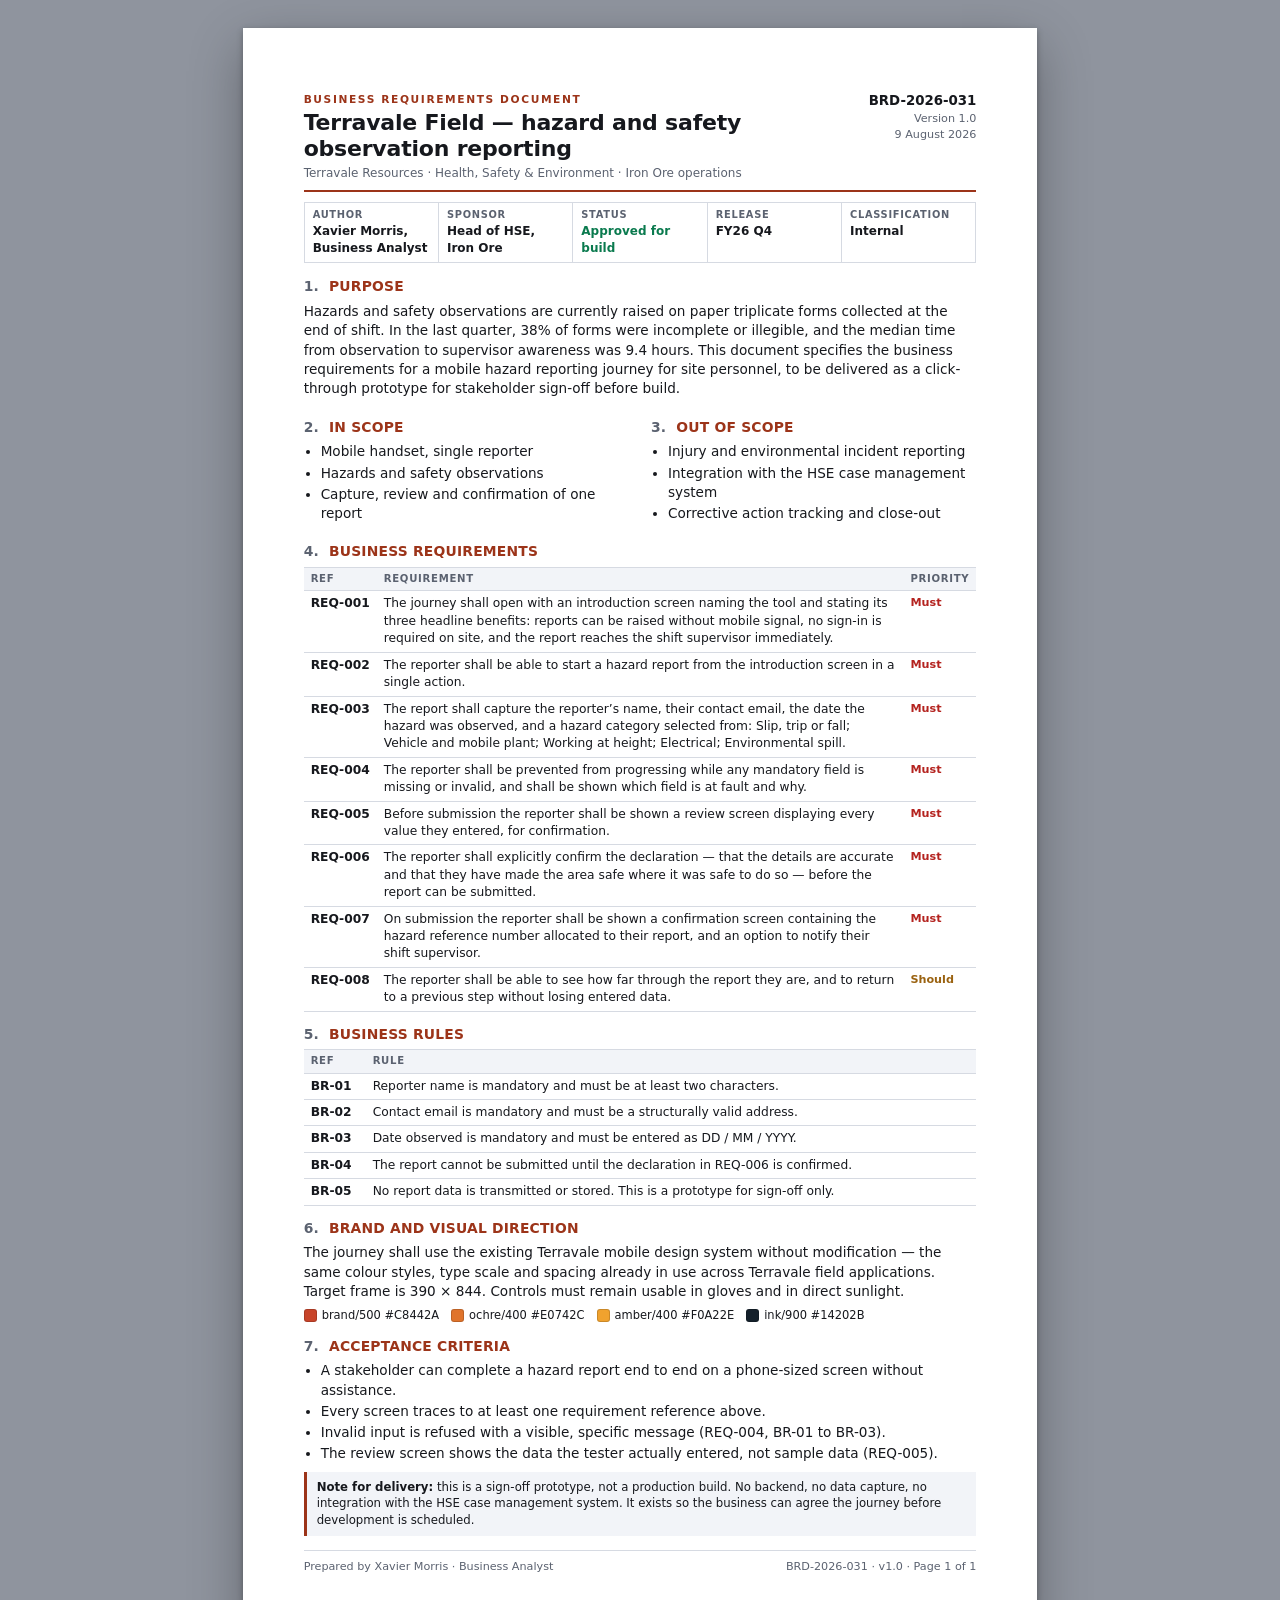
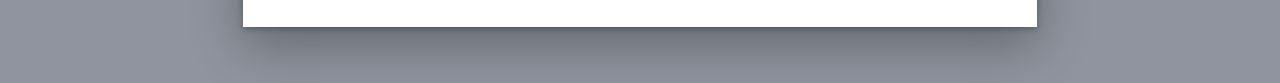
<file: brd/terravale-field-hazard-report-brd.html>
<!doctype html>
<html lang="en">
<head>
<meta charset="utf-8">
<meta name="viewport" content="width=device-width, initial-scale=1">
<title>BRD-2026-031 — Terravale Field: hazard and safety observation reporting</title>
<meta name="description" content="Business Requirements Document: mobile hazard and safety observation reporting for site personnel.">
<style>
  /* Deliberately self-contained. This document shares NO stylesheet, tokens or
     markup with the prototype - it is an independent business input. */
  :root {
    --ink: #16181d;
    --muted: #5b6270;
    --rule: #d6dae2;
    --band: #f2f4f8;
    --accent: #9c3419;
    --page: 210mm;
  }
  * { box-sizing: border-box; }
  body {
    margin: 0;
    padding: 28px 16px 56px;
    background: #8f949e;
    font-family: "Aptos", "Segoe UI", "Calibri", system-ui, sans-serif;
    font-size: 10.2pt;
    line-height: 1.42;
    color: var(--ink);
    -webkit-font-smoothing: antialiased;
  }
  .page {
    width: var(--page);
    max-width: 100%;
    margin: 0 auto;
    padding: 17mm 16mm 14mm;
    background: #fff;
    box-shadow: 0 2px 6px rgba(0,0,0,.28), 0 18px 50px rgba(0,0,0,.30);
  }

  .masthead {
    display: flex;
    justify-content: space-between;
    align-items: flex-start;
    gap: 18px;
    padding-bottom: 8px;
    border-bottom: 2.5px solid var(--accent);
  }
  .masthead .doctype {
    font-size: 8pt;
    font-weight: 700;
    letter-spacing: 1.6px;
    text-transform: uppercase;
    color: var(--accent);
  }
  .masthead h1 {
    margin: 3px 0 0;
    font-size: 16.5pt;
    line-height: 1.18;
    letter-spacing: -.2px;
  }
  .masthead .sub { margin: 3px 0 0; font-size: 9pt; color: var(--muted); }
  .masthead .ref { text-align: right; font-size: 8.4pt; color: var(--muted); white-space: nowrap; }
  .masthead .ref b { display: block; font-size: 10pt; color: var(--ink); }

  .control {
    display: grid;
    grid-template-columns: repeat(5, 1fr);
    border: 1px solid var(--rule);
    border-left: 0;
    margin: 10px 0 14px;
  }
  .control div { padding: 5px 8px; border-left: 1px solid var(--rule); }
  .control dt {
    font-size: 7.4pt; font-weight: 700; letter-spacing: .7px;
    text-transform: uppercase; color: var(--muted);
  }
  .control dd { margin: 1px 0 0; font-size: 9pt; font-weight: 600; }
  .status-approved { color: #0a7a4e; }

  h2 {
    margin: 13px 0 5px;
    font-size: 10.4pt;
    letter-spacing: .2px;
    text-transform: uppercase;
    color: var(--accent);
  }
  h2 .n { color: var(--muted); margin-right: 5px; font-weight: 600; }
  p { margin: 0 0 6px; }
  .two-col { display: grid; grid-template-columns: 1fr 1fr; gap: 0 22px; }

  table { width: 100%; border-collapse: collapse; margin: 4px 0 2px; font-size: 9.2pt; }
  th {
    text-align: left;
    background: var(--band);
    border-top: 1px solid var(--rule);
    border-bottom: 1px solid var(--rule);
    padding: 4px 7px;
    font-size: 7.6pt;
    letter-spacing: .7px;
    text-transform: uppercase;
    color: var(--muted);
  }
  td { padding: 4px 7px; border-bottom: 1px solid var(--rule); vertical-align: top; }
  td.id { font-weight: 700; white-space: nowrap; font-variant-numeric: tabular-nums; }
  td.pri { white-space: nowrap; font-weight: 600; font-size: 8.4pt; }
  .must   { color: #b4231f; }
  .should { color: #9a6210; }

  ul { margin: 3px 0 6px; padding-left: 17px; }
  li { margin: 0 0 2px; }

  .swatches { display: flex; gap: 12px; margin: 4px 0 6px; flex-wrap: wrap; }
  .swatches span { display: flex; align-items: center; gap: 5px; font-size: 8.6pt; font-variant-numeric: tabular-nums; }
  .swatches i { width: 13px; height: 13px; border-radius: 3px; border: 1px solid rgba(0,0,0,.16); }

  .note {
    margin: 8px 0 0;
    padding: 7px 10px;
    background: var(--band);
    border-left: 3px solid var(--accent);
    font-size: 8.8pt;
  }
  .signoff {
    margin-top: 14px;
    padding-top: 8px;
    border-top: 1px solid var(--rule);
    display: flex;
    justify-content: space-between;
    font-size: 8.4pt;
    color: var(--muted);
  }

  @media print {
    body { background: #fff; padding: 0; }
    .page { box-shadow: none; width: auto; padding: 0; }
  }
</style>
</head>
<body>
<main class="page">

  <header class="masthead">
    <div>
      <div class="doctype">Business Requirements Document</div>
      <h1>Terravale Field &mdash; hazard and safety observation reporting</h1>
      <p class="sub">Terravale Resources &middot; Health, Safety &amp; Environment &middot; Iron Ore operations</p>
    </div>
    <div class="ref">
      <b>BRD-2026-031</b>
      Version 1.0<br>
      9 August 2026
    </div>
  </header>

  <dl class="control">
    <div><dt>Author</dt><dd>Xavier Morris, Business Analyst</dd></div>
    <div><dt>Sponsor</dt><dd>Head of HSE, Iron Ore</dd></div>
    <div><dt>Status</dt><dd class="status-approved">Approved for build</dd></div>
    <div><dt>Release</dt><dd>FY26 Q4</dd></div>
    <div><dt>Classification</dt><dd>Internal</dd></div>
  </dl>

  <h2><span class="n">1.</span> Purpose</h2>
  <p>
    Hazards and safety observations are currently raised on paper triplicate forms
    collected at the end of shift. In the last quarter, 38% of forms were
    incomplete or illegible, and the median time from observation to supervisor
    awareness was 9.4 hours. This document specifies the business requirements for
    a mobile hazard reporting journey for site personnel, to be delivered as a
    click-through prototype for stakeholder sign-off before build.
  </p>

  <div class="two-col">
    <div>
      <h2><span class="n">2.</span> In scope</h2>
      <ul>
        <li>Mobile handset, single reporter</li>
        <li>Hazards and safety observations</li>
        <li>Capture, review and confirmation of one report</li>
      </ul>
    </div>
    <div>
      <h2><span class="n">3.</span> Out of scope</h2>
      <ul>
        <li>Injury and environmental incident reporting</li>
        <li>Integration with the HSE case management system</li>
        <li>Corrective action tracking and close-out</li>
      </ul>
    </div>
  </div>

  <h2><span class="n">4.</span> Business requirements</h2>
  <table>
    <thead>
      <tr><th style="width:62px">Ref</th><th>Requirement</th><th style="width:60px">Priority</th></tr>
    </thead>
    <tbody>
      <tr>
        <td class="id">REQ-001</td>
        <td>The journey shall open with an introduction screen naming the tool and stating its three headline benefits: reports can be raised without mobile signal, no sign-in is required on site, and the report reaches the shift supervisor immediately.</td>
        <td class="pri must">Must</td>
      </tr>
      <tr>
        <td class="id">REQ-002</td>
        <td>The reporter shall be able to start a hazard report from the introduction screen in a single action.</td>
        <td class="pri must">Must</td>
      </tr>
      <tr>
        <td class="id">REQ-003</td>
        <td>The report shall capture the reporter&rsquo;s name, their contact email, the date the hazard was observed, and a hazard category selected from: Slip, trip or fall; Vehicle and mobile plant; Working at height; Electrical; Environmental spill.</td>
        <td class="pri must">Must</td>
      </tr>
      <tr>
        <td class="id">REQ-004</td>
        <td>The reporter shall be prevented from progressing while any mandatory field is missing or invalid, and shall be shown which field is at fault and why.</td>
        <td class="pri must">Must</td>
      </tr>
      <tr>
        <td class="id">REQ-005</td>
        <td>Before submission the reporter shall be shown a review screen displaying every value they entered, for confirmation.</td>
        <td class="pri must">Must</td>
      </tr>
      <tr>
        <td class="id">REQ-006</td>
        <td>The reporter shall explicitly confirm the declaration &mdash; that the details are accurate and that they have made the area safe where it was safe to do so &mdash; before the report can be submitted.</td>
        <td class="pri must">Must</td>
      </tr>
      <tr>
        <td class="id">REQ-007</td>
        <td>On submission the reporter shall be shown a confirmation screen containing the hazard reference number allocated to their report, and an option to notify their shift supervisor.</td>
        <td class="pri must">Must</td>
      </tr>
      <tr>
        <td class="id">REQ-008</td>
        <td>The reporter shall be able to see how far through the report they are, and to return to a previous step without losing entered data.</td>
        <td class="pri should">Should</td>
      </tr>
    </tbody>
  </table>

  <h2><span class="n">5.</span> Business rules</h2>
  <table>
    <thead>
      <tr><th style="width:62px">Ref</th><th>Rule</th></tr>
    </thead>
    <tbody>
      <tr><td class="id">BR-01</td><td>Reporter name is mandatory and must be at least two characters.</td></tr>
      <tr><td class="id">BR-02</td><td>Contact email is mandatory and must be a structurally valid address.</td></tr>
      <tr><td class="id">BR-03</td><td>Date observed is mandatory and must be entered as DD / MM / YYYY.</td></tr>
      <tr><td class="id">BR-04</td><td>The report cannot be submitted until the declaration in REQ-006 is confirmed.</td></tr>
      <tr><td class="id">BR-05</td><td>No report data is transmitted or stored. This is a prototype for sign-off only.</td></tr>
    </tbody>
  </table>

  <h2><span class="n">6.</span> Brand and visual direction</h2>
  <p>
    The journey shall use the existing Terravale mobile design system without
    modification &mdash; the same colour styles, type scale and spacing already in
    use across Terravale field applications. Target frame is 390 &times; 844.
    Controls must remain usable in gloves and in direct sunlight.
  </p>
  <div class="swatches">
    <span><i style="background:#C8442A"></i> brand/500 #C8442A</span>
    <span><i style="background:#E0742C"></i> ochre/400 #E0742C</span>
    <span><i style="background:#F0A22E"></i> amber/400 #F0A22E</span>
    <span><i style="background:#14202B"></i> ink/900 #14202B</span>
  </div>

  <h2><span class="n">7.</span> Acceptance criteria</h2>
  <ul>
    <li>A stakeholder can complete a hazard report end to end on a phone-sized screen without assistance.</li>
    <li>Every screen traces to at least one requirement reference above.</li>
    <li>Invalid input is refused with a visible, specific message (REQ-004, BR-01 to BR-03).</li>
    <li>The review screen shows the data the tester actually entered, not sample data (REQ-005).</li>
  </ul>

  <p class="note">
    <strong>Note for delivery:</strong> this is a sign-off prototype, not a
    production build. No backend, no data capture, no integration with the HSE
    case management system. It exists so the business can agree the journey before
    development is scheduled.
  </p>

  <div class="signoff">
    <span>Prepared by Xavier Morris &middot; Business Analyst</span>
    <span>BRD-2026-031 &middot; v1.0 &middot; Page 1 of 1</span>
  </div>

</main>
</body>
</html>
</file>
<file: assets/screens.css>
/* ============================================================================
   Terravale — shared mobile design system
   The house design system referenced by section 6 of the BRD. Reused unmodified
   by anything built from that document. No build step, no CDN, no web fonts.
   ========================================================================= */

:root {
  --font-display: "Segoe UI Variable Display", "Segoe UI Variable", "Segoe UI",
                  system-ui, -apple-system, "Helvetica Neue", sans-serif;

  --ink-900: #14202b;
  --ink-700: #243544;
  --ink-500: #55617d;
  --ink-400: #7c88a3;
  --ink-200: #d8dfec;
  --ink-100: #eef2f9;

  --brand-600: #a6321c;
  --brand-500: #c8442a;
  --brand-300: #e8846a;
  --ochre-400: #e0742c;
  --amber-400: #f0a22e;

  --terra: linear-gradient(135deg, #c8442a 0%, #e0742c 52%, #f0a22e 100%);
  --terra-soft: linear-gradient(135deg, rgba(200, 68, 42, .14) 0%,
                                          rgba(224, 116, 44, .12) 52%,
                                          rgba(240, 162, 46, .16) 100%);

  --surface: #ffffff;
  --surface-sunken: #f5f7fc;
  --hairline: #e4e9f3;
  --danger: #d8305a;
  --success: #0f9d6e;

  --frame-w: 390px;
  --frame-h: 844px;
  --radius-lg: 26px;
  --radius-md: 16px;
  --radius-sm: 11px;

  --shadow-card: 0 1px 2px rgba(20, 32, 43, .05), 0 8px 24px rgba(20, 32, 43, .06);
  --shadow-cta: 0 8px 20px rgba(200, 68, 42, .34);
}

*, *::before, *::after { box-sizing: border-box; }

/* ---------------------------------------------------------------- frame --- */

.frame {
  position: relative;
  width: var(--frame-w);
  height: var(--frame-h);
  overflow: hidden;
  display: flex;
  flex-direction: column;
  background: var(--surface);
  color: var(--ink-900);
  font-family: var(--font-display);
  -webkit-font-smoothing: antialiased;
}

/* iOS-style status bar — sells the "this is a real mobile screen" read */
.status-bar {
  flex: 0 0 auto;
  height: 52px;
  padding: 0 26px;
  display: flex;
  align-items: center;
  justify-content: space-between;
  font-size: 14px;
  font-weight: 600;
  letter-spacing: .2px;
  color: inherit;
}
.status-bar .dots { display: flex; gap: 4px; align-items: center; }
.status-bar .dots i {
  width: 4px; height: 4px; border-radius: 50%;
  background: currentColor; opacity: .55; font-style: normal;
}
.status-bar .battery {
  width: 24px; height: 12px; border-radius: 3px;
  border: 1.5px solid currentColor; opacity: .75; position: relative;
}
.status-bar .battery::after {
  content: ""; position: absolute; inset: 2px; right: 7px;
  background: currentColor; border-radius: 1px;
}

.frame-body {
  flex: 1 1 auto;
  min-height: 0;
  padding: 8px 26px 26px;
  display: flex;
  flex-direction: column;
  overflow: hidden;
}

.home-indicator {
  flex: 0 0 auto;
  height: 22px;
  display: flex;
  align-items: center;
  justify-content: center;
}
.home-indicator::after {
  content: "";
  width: 134px; height: 5px; border-radius: 3px;
  background: currentColor; opacity: .22;
}

/* ------------------------------------------------------------ typography -- */

.eyebrow {
  margin: 0 0 10px;
  font-size: 12px;
  font-weight: 700;
  letter-spacing: 1.4px;
  text-transform: uppercase;
  color: var(--brand-500);
}
.display {
  margin: 0;
  font-size: 34px;
  line-height: 1.08;
  letter-spacing: -1.1px;
  font-weight: 700;
}
.display .grad {
  background: var(--terra);
  -webkit-background-clip: text;
  background-clip: text;
  color: transparent;
}
.h2 {
  margin: 0 0 4px;
  font-size: 22px;
  line-height: 1.16;
  letter-spacing: -.5px;
  font-weight: 700;
}
.lede {
  margin: 12px 0 0;
  font-size: 15px;
  line-height: 1.5;
  color: var(--ink-500);
}
.meta { font-size: 13px; line-height: 1.45; color: var(--ink-400); margin: 0; }

/* ------------------------------------------------------------------ nav --- */

.frame-nav {
  flex: 0 0 auto;
  display: flex;
  align-items: center;
  gap: 12px;
  padding: 6px 0 18px;
}
.nav-back {
  width: 38px; height: 38px;
  flex: 0 0 auto;
  display: grid;
  place-items: center;
  border: 1px solid var(--hairline);
  border-radius: 50%;
  background: var(--surface);
  color: var(--ink-700);
  font: inherit;
  font-size: 17px;
  line-height: 1;
  padding: 0;
}
.progress {
  flex: 1 1 auto;
  height: 5px;
  border-radius: 3px;
  background: var(--ink-200);
  overflow: hidden;
}
.progress span {
  display: block;
  height: 100%;
  border-radius: 3px;
  background: var(--terra);
  transition: width .38s cubic-bezier(.4, 0, .2, 1);
}
.step-count {
  flex: 0 0 auto;
  font-size: 12px;
  font-weight: 700;
  letter-spacing: .3px;
  color: var(--ink-400);
  font-variant-numeric: tabular-nums;
}

/* ---------------------------------------------------------------- brand --- */

.brandmark {
  display: flex;
  align-items: center;
  gap: 9px;
  font-size: 16px;
  font-weight: 700;
  letter-spacing: -.3px;
}
.brandmark .glyph {
  width: 26px; height: 26px;
  border-radius: 8px;
  background: var(--terra);
  box-shadow: 0 3px 10px rgba(200, 68, 42, .38);
}

/* ------------------------------------------------------------- screen 1 --- */

.hero-art {
  position: relative;
  flex: 1 1 auto;
  min-height: 0;
  margin: 20px -6px 0;
  border-radius: 24px;
  background: var(--terra-soft);
  border: 1px solid var(--hairline);
  overflow: hidden;
}
.hero-art .orb {
  position: absolute;
  border-radius: 50%;
  filter: blur(28px);
  opacity: .82;
}
.hero-art .orb-a { width: 190px; height: 190px; top: -46px; left: -34px;  background: #c8442a; }
.hero-art .orb-b { width: 160px; height: 160px; bottom: -44px; right: -30px; background: #f0a22e; }
.hero-art .orb-c { width: 130px; height: 130px; top: 92px; right: 22px;   background: #e0742c; opacity: .55; }

.hero-card {
  position: absolute;
  left: 22px; right: 22px; bottom: 22px;
  padding: 18px;
  border-radius: 18px;
  background: rgba(255, 255, 255, .82);
  backdrop-filter: blur(12px);
  border: 1px solid rgba(255, 255, 255, .9);
  box-shadow: var(--shadow-card);
}
.hero-card .row {
  display: flex;
  align-items: baseline;
  justify-content: space-between;
  gap: 12px;
}
.hero-card .amount {
  font-size: 27px;
  font-weight: 700;
  letter-spacing: -.9px;
  font-variant-numeric: tabular-nums;
}
.hero-card .label {
  font-size: 11px;
  font-weight: 700;
  letter-spacing: 1.1px;
  text-transform: uppercase;
  color: var(--ink-400);
}
.hero-card .bar {
  margin-top: 12px;
  height: 6px;
  border-radius: 3px;
  background: var(--terra);
  opacity: .9;
}

.value-list {
  list-style: none;
  margin: 18px 0 0;
  padding: 0;
  display: grid;
  gap: 11px;
}
.value-list li {
  display: flex;
  align-items: center;
  gap: 11px;
  font-size: 14px;
  font-weight: 500;
  color: var(--ink-700);
}
.value-list .tick {
  width: 21px; height: 21px;
  flex: 0 0 auto;
  display: grid;
  place-items: center;
  border-radius: 50%;
  background: rgba(240, 162, 46, .22);
  color: var(--success);
  font-size: 12px;
  font-weight: 800;
}

/* -------------------------------------------------------------- form ----- */

.field-stack {
  flex: 1 1 auto;
  min-height: 0;
  display: grid;
  align-content: start;
  gap: 14px;
  margin-top: 18px;
  overflow: hidden;
}
.field { display: grid; gap: 6px; }
.field label {
  font-size: 12px;
  font-weight: 700;
  letter-spacing: .5px;
  text-transform: uppercase;
  color: var(--ink-500);
}
.field input,
.field select {
  width: 100%;
  height: 50px;
  padding: 0 14px;
  border: 1.5px solid var(--hairline);
  border-radius: var(--radius-sm);
  background: var(--surface-sunken);
  font: inherit;
  font-size: 15px;
  color: var(--ink-900);
  appearance: none;
}
.field select {
  background-image:
    linear-gradient(45deg, transparent 50%, var(--ink-400) 50%),
    linear-gradient(135deg, var(--ink-400) 50%, transparent 50%);
  background-position: calc(100% - 19px) 22px, calc(100% - 14px) 22px;
  background-size: 5px 5px, 5px 5px;
  background-repeat: no-repeat;
}
.field .hint { font-size: 12px; color: var(--ink-400); }

/* -------------------------------------------------------------- review --- */

.summary {
  margin-top: 18px;
  border: 1px solid var(--hairline);
  border-radius: var(--radius-md);
  background: var(--surface-sunken);
  overflow: hidden;
}
.summary dl { margin: 0; }
.summary .item {
  display: flex;
  align-items: baseline;
  justify-content: space-between;
  gap: 14px;
  padding: 13px 16px;
  border-bottom: 1px solid var(--hairline);
}
.summary .item:last-child { border-bottom: 0; }
.summary dt {
  font-size: 12px;
  font-weight: 700;
  letter-spacing: .4px;
  text-transform: uppercase;
  color: var(--ink-400);
}
.summary dd {
  margin: 0;
  font-size: 15px;
  font-weight: 600;
  text-align: right;
  color: var(--ink-900);
  overflow-wrap: anywhere;
}

.consent {
  display: flex;
  gap: 11px;
  align-items: flex-start;
  margin-top: 16px;
  padding: 14px;
  border: 1.5px solid var(--hairline);
  border-radius: var(--radius-sm);
  font-size: 13px;
  line-height: 1.45;
  color: var(--ink-500);
}
.consent input {
  width: 20px; height: 20px;
  flex: 0 0 auto;
  margin: 1px 0 0;
  accent-color: var(--brand-500);
}

/* ---------------------------------------------------------------- done --- */

.done-body {
  flex: 1 1 auto;
  min-height: 0;
  display: flex;
  flex-direction: column;
  align-items: center;
  justify-content: center;
  text-align: center;
  gap: 4px;
}
.seal {
  width: 96px; height: 96px;
  display: grid;
  place-items: center;
  border-radius: 50%;
  background: var(--terra);
  color: #fff;
  font-size: 42px;
  font-weight: 800;
  box-shadow: 0 14px 34px rgba(200, 68, 42, .40);
  margin-bottom: 20px;
}
.done-body .display { font-size: 30px; }
.account-chip {
  margin-top: 22px;
  padding: 15px 22px;
  border-radius: var(--radius-md);
  background: var(--surface-sunken);
  border: 1px solid var(--hairline);
  font-variant-numeric: tabular-nums;
}
.account-chip .label {
  font-size: 11px;
  font-weight: 700;
  letter-spacing: 1.1px;
  text-transform: uppercase;
  color: var(--ink-400);
}
.account-chip .value {
  margin-top: 4px;
  font-size: 21px;
  font-weight: 700;
  letter-spacing: 1.4px;
}

/* -------------------------------------------------------------- buttons -- */

.frame-actions {
  flex: 0 0 auto;
  margin-top: auto;   /* pin actions to the bottom of the frame, as on mobile */
  display: grid;
  gap: 9px;
  padding-top: 18px;
}
.btn {
  height: 54px;
  width: 100%;
  border: 0;
  border-radius: var(--radius-sm);
  font: inherit;
  font-size: 16px;
  font-weight: 700;
  letter-spacing: -.2px;
  display: inline-flex;
  align-items: center;
  justify-content: center;
  gap: 8px;
  cursor: pointer;
}
.btn-primary {
  background: var(--terra);
  color: #fff;
  box-shadow: var(--shadow-cta);
}
.btn-ghost {
  background: transparent;
  color: var(--ink-500);
  border: 1.5px solid var(--hairline);
}
</file>
<file: prototype-v2/prototype.css>
/* ============================================================================
   Terravale Field — hazard reporting prototype (BRD-2026-031 v1.1)

   This file ONLY layers what the shared design system does not provide:
   the page shell around the phone, screen switching, validation states,
   the requirement-trace overlay and the trace strip.

   assets/screens.css is linked first and is used unmodified. Everything here
   is expressed in that file's own custom properties so the two stay in step.
   ========================================================================= */

/* ------------------------------------------------------------- page shell -- */

html { -webkit-text-size-adjust: 100%; }

body {
  margin: 0;
  min-height: 100vh;
  font-family: var(--font-display);
  color: #e9eef6;
  background:
    radial-gradient(900px 620px at 50% -12%, rgba(200, 68, 42, .30), transparent 62%),
    radial-gradient(760px 520px at 88% 108%, rgba(240, 162, 46, .18), transparent 60%),
    #0b1219;
  -webkit-font-smoothing: antialiased;
}

.stage {
  min-height: 100vh;
  padding: 26px 16px 34px;
  display: flex;
  flex-direction: column;
  align-items: center;
  justify-content: center;
  gap: 16px;
}

/* the handset itself — 390 x 844, exactly as the design system declares it */
.device {
  flex: 0 0 auto;
  width: calc(var(--frame-w) + 20px);
  padding: 10px;
  border-radius: 54px;
  background: linear-gradient(160deg, #24313f 0%, #0d1620 58%, #05090d 100%);
  box-shadow:
    0 0 0 1px rgba(255, 255, 255, .07),
    0 34px 70px rgba(0, 0, 0, .55),
    0 6px 18px rgba(0, 0, 0, .40);
}
.device .frame { border-radius: 44px; }   /* cosmetic only — bezel corners */

.status-right { display: flex; align-items: center; gap: 8px; }

/* ------------------------------------------------------ screen switching -- */

.screen { display: none; }
.screen.is-active {
  flex: 1 1 auto;
  min-height: 0;
  display: flex;
  flex-direction: column;
  animation: screen-in .26s cubic-bezier(.4, 0, .2, 1) both;
}
@keyframes screen-in {
  from { opacity: 0; transform: translateY(7px); }
  to   { opacity: 1; transform: none; }
}
.screen .h2:focus,
.screen .display:focus { outline: none; }

/* ---------------------------------------- sunlight + gloves adjustments --- */
/* Same palette, stronger legibility: secondary text moves off --ink-400
   (~3.4:1 on white) and onto --ink-500 (~6.2:1), which clears WCAG AA.     */

.meta,
.field .hint,
.step-count,
.summary dt,
.hero-card .label,
.account-chip .label { color: var(--ink-500); }

.consent { font-size: 14px; color: var(--ink-700); cursor: pointer; }
.consent input { width: 26px; height: 26px; cursor: pointer; }

.value-list li { font-size: 14.5px; }

/* every interactive control gets a visible, high-contrast focus ring */
:where(button, input, select, a, label.consent):focus-visible {
  outline: 3px solid var(--brand-500);
  outline-offset: 2px;
  border-radius: var(--radius-sm);
}
.trace :where(button, input, label):focus-visible { outline-color: var(--amber-400); }

/* enlarge the hit area of small controls without changing how they look */
.nav-back { position: relative; cursor: pointer; }
.nav-back::before { content: ""; position: absolute; inset: -7px; border-radius: 50%; }

.btn:active { transform: translateY(1px); }

/* ------------------------------------------------------------- screen 1 --- */

.intro-head { flex: 0 0 auto; }
.intro-head .eyebrow { margin-top: 20px; }
.intro-head .lede { margin-top: 10px; }

.hero-card .amount { font-variant-numeric: normal; }
.hero-card .label { white-space: nowrap; }

.note-br {
  margin: 0;
  font-size: 12.5px;
  line-height: 1.4;
  text-align: center;
  color: var(--ink-500);
}

/* ------------------------------------------------------- screen 2, form --- */

.field-head {
  display: flex;
  align-items: center;
  justify-content: space-between;
  gap: 10px;
}
.field-head label { margin: 0; }

.chip-action {
  position: relative;
  height: 30px;
  padding: 0 13px;
  border: 1.5px solid var(--hairline);
  border-radius: 999px;
  background: var(--surface);
  color: var(--brand-600);
  font: inherit;
  font-size: 12px;
  font-weight: 700;
  letter-spacing: .3px;
  cursor: pointer;
}
.chip-action::before { content: ""; position: absolute; inset: -9px; }
.chip-action:hover { border-color: var(--brand-300); }

/* the form scrolls inside the handset once error messages appear */
#hazard-form,
#risk-form {
  overflow-y: auto;
  overscroll-behavior: contain;
  scrollbar-width: thin;
  padding-right: 2px;
  scroll-padding: 12px 0;
}

.field input::placeholder { color: var(--ink-400); }
.field input:hover,
.field select:hover { border-color: var(--ink-200); }
.field input:focus,
.field select:focus { border-color: var(--brand-500); background: var(--surface); }

/* ------------------------------------------------- validation (REQ-004) --- */

.field.is-invalid input,
.field.is-invalid select {
  border-color: var(--danger);
  background: #fff4f7;
}
/* the specific error replaces the generic hint, rather than stacking under it */
.field.is-invalid .hint { display: none; }

.field-error {
  display: none;
  margin: 0;
  font-size: 13px;
  line-height: 1.35;
  font-weight: 700;
  color: var(--danger);
}
.field-error::before { content: "▲ "; font-size: 10px; }
.field.is-invalid .field-error,
.field-error.is-shown { display: block; }

#e-declare { margin-top: 8px; }

.alert {
  display: flex;
  align-items: center;
  gap: 10px;
  margin-top: 12px;
  padding: 12px 14px;
  border: 1.5px solid var(--danger);
  border-radius: var(--radius-sm);
  background: #fff4f7;
  color: var(--danger);
  font-size: 13.5px;
  font-weight: 700;
  line-height: 1.35;
}
.alert[hidden] { display: none; }
.alert-icon {
  flex: 0 0 auto;
  width: 22px;
  height: 22px;
  display: grid;
  place-items: center;
  border-radius: 50%;
  background: var(--danger);
  color: #fff;
  font-size: 14px;
  font-weight: 800;
}

/* ------------------------------------------------- screen 3, risk (REQ-009) */
/* Chosen over a dropdown deliberately: three standing targets, each 64px tall,
   are usable in gloves. The colour bar carries the rating a second way so it
   still reads at a glance in direct sunlight.                                */

.field-risk .risk-label {
  font-size: 12px;
  font-weight: 700;
  letter-spacing: .5px;
  text-transform: uppercase;
  color: var(--ink-500);
}

.risk-options { display: grid; gap: 11px; }

.field-risk .risk-option {
  display: flex;
  align-items: center;
  gap: 13px;
  min-height: 74px;
  padding: 13px 15px;
  border: 1.5px solid var(--hairline);
  border-radius: var(--radius-sm);
  background: var(--surface-sunken);
  cursor: pointer;
  /* undo the uppercase field-label treatment inherited from the design system */
  font-size: 15px;
  font-weight: 600;
  letter-spacing: normal;
  text-transform: none;
  color: var(--ink-900);
  margin: 0;
}
.field-risk .risk-option:hover { border-color: var(--ink-200); }

.risk-bar {
  flex: 0 0 auto;
  align-self: stretch;
  width: 6px;
  border-radius: 999px;
  background: var(--ink-200);
}
.risk-option[data-level="Low"] .risk-bar            { background: var(--success); }
.risk-option[data-level="Moderate"] .risk-bar       { background: var(--ochre-400); }
.risk-option[data-level="High potential"] .risk-bar { background: var(--brand-500); }

.field-risk input[type="radio"] {
  flex: 0 0 auto;
  width: 26px;
  height: 26px;
  padding: 0;
  margin: 0;
  border: 2px solid var(--ink-400);
  border-radius: 50%;
  background: var(--surface);
  cursor: pointer;
}
.field-risk input[type="radio"]:checked {
  border-color: var(--brand-500);
  background: var(--brand-500);
  box-shadow: inset 0 0 0 4px var(--surface);
}

.risk-text { display: grid; gap: 3px; }
.risk-name { font-size: 17px; font-weight: 700; line-height: 1.2; color: var(--ink-900); }
.risk-note { font-size: 13px; font-weight: 500; line-height: 1.32; color: var(--ink-500); }

.field-risk .risk-option.is-selected {
  border-color: var(--brand-500);
  background: var(--surface);
  box-shadow: inset 0 0 0 1.5px var(--brand-500);
}

/* REQ-004 / REQ-009: a missing rating is refused like any other field */
.field-risk.is-invalid .risk-option {
  border-color: var(--danger);
  background: #fff4f7;
}
.field-risk.is-invalid input[type="radio"] {
  border-color: var(--danger);
  background: var(--surface);
}

/* ------------------------------------- BR-06: the escalation block --------- */
/* Present only while the rating is High potential. Hidden outright otherwise,
   so supervisor details are never requested for a lesser rating (REQ-009).   */

.escalation {
  display: grid;
  gap: 12px;
  padding: 14px;
  border: 1.5px solid rgba(224, 116, 44, .55);
  border-radius: var(--radius-sm);
  background: rgba(240, 162, 46, .10);
}
.escalation[hidden] { display: none; }

.escalation-head {
  display: flex;
  align-items: flex-start;
  gap: 10px;
  margin: 0;
  font-size: 13.5px;
  font-weight: 600;
  line-height: 1.4;
  color: var(--ink-700);
}
.escalation-flag {
  flex: 0 0 auto;
  width: 22px;
  height: 22px;
  display: grid;
  place-items: center;
  border-radius: 50%;
  background: var(--brand-600);
  color: #fff;
  font-size: 14px;
  font-weight: 800;
}

/* white sits better than the sunken grey on the tinted panel — the invalid
   state is restated so it still wins when a field is refused */
.escalation .field input { background: var(--surface); }
.escalation .field.is-invalid input {
  border-color: var(--danger);
  background: #fff4f7;
}

/* ------------------------------------------------------- screen 4, review -- */

.review-scroll {
  flex: 1 1 auto;
  min-height: 0;
  overflow-y: auto;
  overscroll-behavior: contain;
  scrollbar-width: thin;
}

/* REQ-009: the rating is restated as a pill so High potential is unmissable */
.risk-pill {
  display: inline-block;
  padding: 3px 10px;
  border-radius: 999px;
  font-size: 13.5px;
  font-weight: 800;
  letter-spacing: .2px;
}
.risk-pill[data-level="Low"] {
  background: rgba(15, 157, 110, .14);
  border: 1px solid rgba(15, 157, 110, .5);
  color: #0a6d4b;
}
.risk-pill[data-level="Moderate"] {
  background: rgba(224, 116, 44, .16);
  border: 1px solid rgba(224, 116, 44, .55);
  color: #8c4409;
}
.risk-pill[data-level="High potential"] {
  background: var(--brand-500);
  border: 1px solid var(--brand-600);
  color: #fff;
}

.escalation-summary[hidden] { display: none; }
.escalation-summary .summary { margin-top: 6px; }
.review-caption {
  display: flex;
  align-items: center;
  gap: 7px;
  margin: 14px 0 0;
  font-size: 11.5px;
  font-weight: 800;
  letter-spacing: 1px;
  text-transform: uppercase;
  color: var(--brand-600);
}
.review-caption::before {
  content: "";
  width: 9px;
  height: 9px;
  border-radius: 50%;
  background: var(--brand-500);
}

/* An escalated report carries two more rows than the frame has room for, so
   the review scrolls. The fade only appears while something is still below,
   so the declaration in REQ-006 never looks like the end of the screen. */
.review-scroll.has-more {
  -webkit-mask-image: linear-gradient(to bottom, #000 calc(100% - 38px), rgba(0, 0, 0, .12) 100%);
          mask-image: linear-gradient(to bottom, #000 calc(100% - 38px), rgba(0, 0, 0, .12) 100%);
}

.consent.is-invalid {
  border-color: var(--danger);
  background: #fff4f7;
}
@keyframes nudge {
  0%, 100% { transform: translateX(0); }
  25%      { transform: translateX(-5px); }
  75%      { transform: translateX(5px); }
}
.consent.is-invalid { animation: nudge .26s ease-in-out 1; }

/* BR-04: submission is refused until the declaration is confirmed. The control
   stays operable so it can explain why, which is what REQ-004 asks for. */
.btn.is-blocked {
  background: var(--ink-200);
  color: var(--ink-500);
  box-shadow: none;
}

/* -------------------------------------------------------- screen 5, done -- */

.notify-status {
  margin: 14px 0 0;
  min-height: 19px;
  font-size: 13.5px;
  font-weight: 700;
  line-height: 1.4;
  color: var(--success);
}
.done-body .note-br { margin-top: 12px; }
.done-body .lede { margin-top: 8px; }

/* --------------------------------- requirement labels on the screen ------- */
/* Toggled from the trace strip. Purely an overlay: absolutely positioned so
   nothing in the journey moves when it is switched on.                      */

body.show-refs [data-ref] {
  position: relative;
  outline: 1.5px dashed rgba(200, 68, 42, .5);
  outline-offset: 3px;
  border-radius: 4px;
}
body.show-refs [data-ref]::after {
  content: attr(data-ref);
  position: absolute;
  top: -8px;
  right: 0;
  z-index: 8;
  padding: 2px 6px;
  border-radius: 999px;
  background: var(--brand-600);
  color: #fff;
  font-family: var(--font-display);
  font-size: 9.5px;
  font-weight: 800;
  line-height: 1.5;
  letter-spacing: .5px;
  text-transform: none;
  white-space: nowrap;
  pointer-events: none;
  box-shadow: 0 2px 6px rgba(20, 32, 43, .28);
}
body.show-refs .note-br[data-ref]::after { right: auto; left: 0; top: auto; bottom: -9px; }
body.show-refs .step-count[data-ref]::after {
  top: 50%;
  bottom: auto;
  right: calc(100% + 7px);
  transform: translateY(-50%);
}
body.show-refs .eyebrow[data-ref]::after { top: -10px; }
body.show-refs .field[data-ref] { outline-offset: 2px; }
body.show-refs .field[data-ref]::after { top: -14px; }

/* Some design system components clip their own overflow (.summary rounds its
   corners that way). While the overlay is on, let the label escape - the
   component keeps every other property it was given. */
body.show-refs .summary[data-ref] { overflow: visible; }
body.show-refs #hazard-form,
body.show-refs #risk-form { padding-top: 16px; }

/* ------------------------------------------------------------ trace strip -- */

.trace {
  flex: 0 0 auto;
  width: calc(var(--frame-w) + 20px);
  max-width: 100%;
  padding: 13px 15px 11px;
  border-radius: 20px;
  background: rgba(255, 255, 255, .055);
  border: 1px solid rgba(255, 255, 255, .16);
  box-shadow: 0 12px 30px rgba(0, 0, 0, .32);
  backdrop-filter: blur(6px);
}

.trace-top {
  display: flex;
  align-items: baseline;
  justify-content: space-between;
  gap: 12px;
}
.trace-eyebrow {
  font-size: 10.5px;
  font-weight: 800;
  letter-spacing: 1.5px;
  text-transform: uppercase;
  color: var(--amber-400);
}
.trace-screen {
  font-size: 13px;
  font-weight: 700;
  color: #fff;
  font-variant-numeric: tabular-nums;
}

.trace-chips {
  display: flex;
  flex-wrap: wrap;
  gap: 6px;
  margin-top: 10px;
  min-height: 26px;
}
.trace-chip {
  padding: 5px 9px;
  border-radius: 999px;
  font-size: 11.5px;
  font-weight: 800;
  letter-spacing: .5px;
  font-variant-numeric: tabular-nums;
  white-space: nowrap;
}
.trace-chip.is-req {
  background: var(--terra);
  color: #fff;
  box-shadow: 0 2px 8px rgba(200, 68, 42, .35);
}
.trace-chip.is-br {
  background: rgba(240, 162, 46, .16);
  border: 1px solid rgba(240, 162, 46, .55);
  color: #f6c76e;
}

.trace-toggle {
  display: flex;
  align-items: center;
  gap: 10px;
  margin-top: 11px;
  padding: 9px 10px;
  border-radius: 12px;
  background: rgba(255, 255, 255, .05);
  border: 1px solid rgba(255, 255, 255, .12);
  font-size: 13.5px;
  font-weight: 600;
  color: #e9eef6;
  cursor: pointer;
  min-height: 46px;
}
.trace-toggle:hover { background: rgba(255, 255, 255, .09); }
.trace-toggle input {
  width: 22px;
  height: 22px;
  flex: 0 0 auto;
  accent-color: var(--amber-400);
  cursor: pointer;
}

.trace-doc {
  margin: 9px 2px 0;
  font-size: 11px;
  letter-spacing: .2px;
  color: rgba(233, 238, 246, .62);
}

/* ------------------------------------------------------------ preferences -- */

@media (prefers-reduced-motion: reduce) {
  *, *::before, *::after {
    animation-duration: .001ms !important;
    animation-iteration-count: 1 !important;
    transition-duration: .001ms !important;
  }
}

@media (max-height: 1000px) {
  .stage { justify-content: flex-start; }
}
</file>
<file: prototype/prototype.css>
/* ============================================================================
   Terravale Field — hazard reporting prototype (BRD-2026-031 v1.0)

   This file ONLY layers what the shared design system does not provide:
   the page shell around the phone, screen switching, validation states,
   the requirement-trace overlay and the trace strip.

   assets/screens.css is linked first and is used unmodified. Everything here
   is expressed in that file's own custom properties so the two stay in step.
   ========================================================================= */

/* ------------------------------------------------------------- page shell -- */

html { -webkit-text-size-adjust: 100%; }

body {
  margin: 0;
  min-height: 100vh;
  font-family: var(--font-display);
  color: #e9eef6;
  background:
    radial-gradient(900px 620px at 50% -12%, rgba(200, 68, 42, .30), transparent 62%),
    radial-gradient(760px 520px at 88% 108%, rgba(240, 162, 46, .18), transparent 60%),
    #0b1219;
  -webkit-font-smoothing: antialiased;
}

.stage {
  min-height: 100vh;
  padding: 26px 16px 34px;
  display: flex;
  flex-direction: column;
  align-items: center;
  justify-content: center;
  gap: 16px;
}

/* the handset itself — 390 x 844, exactly as the design system declares it */
.device {
  flex: 0 0 auto;
  width: calc(var(--frame-w) + 20px);
  padding: 10px;
  border-radius: 54px;
  background: linear-gradient(160deg, #24313f 0%, #0d1620 58%, #05090d 100%);
  box-shadow:
    0 0 0 1px rgba(255, 255, 255, .07),
    0 34px 70px rgba(0, 0, 0, .55),
    0 6px 18px rgba(0, 0, 0, .40);
}
.device .frame { border-radius: 44px; }   /* cosmetic only — bezel corners */

.status-right { display: flex; align-items: center; gap: 8px; }

/* ------------------------------------------------------ screen switching -- */

.screen { display: none; }
.screen.is-active {
  flex: 1 1 auto;
  min-height: 0;
  display: flex;
  flex-direction: column;
  animation: screen-in .26s cubic-bezier(.4, 0, .2, 1) both;
}
@keyframes screen-in {
  from { opacity: 0; transform: translateY(7px); }
  to   { opacity: 1; transform: none; }
}
.screen .h2:focus,
.screen .display:focus { outline: none; }

/* ---------------------------------------- sunlight + gloves adjustments --- */
/* Same palette, stronger legibility: secondary text moves off --ink-400
   (~3.4:1 on white) and onto --ink-500 (~6.2:1), which clears WCAG AA.     */

.meta,
.field .hint,
.step-count,
.summary dt,
.hero-card .label,
.account-chip .label { color: var(--ink-500); }

.consent { font-size: 14px; color: var(--ink-700); cursor: pointer; }
.consent input { width: 26px; height: 26px; cursor: pointer; }

.value-list li { font-size: 14.5px; }

/* every interactive control gets a visible, high-contrast focus ring */
:where(button, input, select, a, label.consent):focus-visible {
  outline: 3px solid var(--brand-500);
  outline-offset: 2px;
  border-radius: var(--radius-sm);
}
.trace :where(button, input, label):focus-visible { outline-color: var(--amber-400); }

/* enlarge the hit area of small controls without changing how they look */
.nav-back { position: relative; cursor: pointer; }
.nav-back::before { content: ""; position: absolute; inset: -7px; border-radius: 50%; }

.btn:active { transform: translateY(1px); }

/* ------------------------------------------------------------- screen 1 --- */

.intro-head { flex: 0 0 auto; }
.intro-head .eyebrow { margin-top: 20px; }
.intro-head .lede { margin-top: 10px; }

.hero-card .amount { font-variant-numeric: normal; }
.hero-card .label { white-space: nowrap; }

.note-br {
  margin: 0;
  font-size: 12.5px;
  line-height: 1.4;
  text-align: center;
  color: var(--ink-500);
}

/* ------------------------------------------------------- screen 2, form --- */

.field-head {
  display: flex;
  align-items: center;
  justify-content: space-between;
  gap: 10px;
}
.field-head label { margin: 0; }

.chip-action {
  position: relative;
  height: 30px;
  padding: 0 13px;
  border: 1.5px solid var(--hairline);
  border-radius: 999px;
  background: var(--surface);
  color: var(--brand-600);
  font: inherit;
  font-size: 12px;
  font-weight: 700;
  letter-spacing: .3px;
  cursor: pointer;
}
.chip-action::before { content: ""; position: absolute; inset: -9px; }
.chip-action:hover { border-color: var(--brand-300); }

/* the form scrolls inside the handset once error messages appear */
#hazard-form {
  overflow-y: auto;
  overscroll-behavior: contain;
  scrollbar-width: thin;
  padding-right: 2px;
  scroll-padding: 12px 0;
}

.field input::placeholder { color: var(--ink-400); }
.field input:hover,
.field select:hover { border-color: var(--ink-200); }
.field input:focus,
.field select:focus { border-color: var(--brand-500); background: var(--surface); }

/* ------------------------------------------------- validation (REQ-004) --- */

.field.is-invalid input,
.field.is-invalid select {
  border-color: var(--danger);
  background: #fff4f7;
}
/* the specific error replaces the generic hint, rather than stacking under it */
.field.is-invalid .hint { display: none; }

.field-error {
  display: none;
  margin: 0;
  font-size: 13px;
  line-height: 1.35;
  font-weight: 700;
  color: var(--danger);
}
.field-error::before { content: "▲ "; font-size: 10px; }
.field.is-invalid .field-error,
.field-error.is-shown { display: block; }

#e-declare { margin-top: 8px; }

.alert {
  display: flex;
  align-items: center;
  gap: 10px;
  margin-top: 12px;
  padding: 12px 14px;
  border: 1.5px solid var(--danger);
  border-radius: var(--radius-sm);
  background: #fff4f7;
  color: var(--danger);
  font-size: 13.5px;
  font-weight: 700;
  line-height: 1.35;
}
.alert[hidden] { display: none; }
.alert-icon {
  flex: 0 0 auto;
  width: 22px;
  height: 22px;
  display: grid;
  place-items: center;
  border-radius: 50%;
  background: var(--danger);
  color: #fff;
  font-size: 14px;
  font-weight: 800;
}

/* ------------------------------------------------------- screen 3, review -- */

.review-scroll {
  flex: 1 1 auto;
  min-height: 0;
  overflow-y: auto;
  overscroll-behavior: contain;
  scrollbar-width: thin;
}

.consent.is-invalid {
  border-color: var(--danger);
  background: #fff4f7;
}
@keyframes nudge {
  0%, 100% { transform: translateX(0); }
  25%      { transform: translateX(-5px); }
  75%      { transform: translateX(5px); }
}
.consent.is-invalid { animation: nudge .26s ease-in-out 1; }

/* BR-04: submission is refused until the declaration is confirmed. The control
   stays operable so it can explain why, which is what REQ-004 asks for. */
.btn.is-blocked {
  background: var(--ink-200);
  color: var(--ink-500);
  box-shadow: none;
}

/* -------------------------------------------------------- screen 4, done -- */

.notify-status {
  margin: 14px 0 0;
  min-height: 19px;
  font-size: 13.5px;
  font-weight: 700;
  line-height: 1.4;
  color: var(--success);
}
.done-body .note-br { margin-top: 12px; }
.done-body .lede { margin-top: 8px; }

/* --------------------------------- requirement labels on the screen ------- */
/* Toggled from the trace strip. Purely an overlay: absolutely positioned so
   nothing in the journey moves when it is switched on.                      */

body.show-refs [data-ref] {
  position: relative;
  outline: 1.5px dashed rgba(200, 68, 42, .5);
  outline-offset: 3px;
  border-radius: 4px;
}
body.show-refs [data-ref]::after {
  content: attr(data-ref);
  position: absolute;
  top: -8px;
  right: 0;
  z-index: 8;
  padding: 2px 6px;
  border-radius: 999px;
  background: var(--brand-600);
  color: #fff;
  font-family: var(--font-display);
  font-size: 9.5px;
  font-weight: 800;
  line-height: 1.5;
  letter-spacing: .5px;
  text-transform: none;
  white-space: nowrap;
  pointer-events: none;
  box-shadow: 0 2px 6px rgba(20, 32, 43, .28);
}
body.show-refs .note-br[data-ref]::after { right: auto; left: 0; top: auto; bottom: -9px; }
body.show-refs .step-count[data-ref]::after {
  top: 50%;
  bottom: auto;
  right: calc(100% + 7px);
  transform: translateY(-50%);
}
body.show-refs .eyebrow[data-ref]::after { top: -10px; }
body.show-refs .field[data-ref] { outline-offset: 2px; }
body.show-refs .field[data-ref]::after { top: -14px; }

/* Some design system components clip their own overflow (.summary rounds its
   corners that way). While the overlay is on, let the label escape - the
   component keeps every other property it was given. */
body.show-refs .summary[data-ref] { overflow: visible; }
body.show-refs #hazard-form { padding-top: 16px; }

/* ------------------------------------------------------------ trace strip -- */

.trace {
  flex: 0 0 auto;
  width: calc(var(--frame-w) + 20px);
  max-width: 100%;
  padding: 13px 15px 11px;
  border-radius: 20px;
  background: rgba(255, 255, 255, .055);
  border: 1px solid rgba(255, 255, 255, .16);
  box-shadow: 0 12px 30px rgba(0, 0, 0, .32);
  backdrop-filter: blur(6px);
}

.trace-top {
  display: flex;
  align-items: baseline;
  justify-content: space-between;
  gap: 12px;
}
.trace-eyebrow {
  font-size: 10.5px;
  font-weight: 800;
  letter-spacing: 1.5px;
  text-transform: uppercase;
  color: var(--amber-400);
}
.trace-screen {
  font-size: 13px;
  font-weight: 700;
  color: #fff;
  font-variant-numeric: tabular-nums;
}

.trace-chips {
  display: flex;
  flex-wrap: wrap;
  gap: 6px;
  margin-top: 10px;
  min-height: 26px;
}
.trace-chip {
  padding: 5px 9px;
  border-radius: 999px;
  font-size: 11.5px;
  font-weight: 800;
  letter-spacing: .5px;
  font-variant-numeric: tabular-nums;
  white-space: nowrap;
}
.trace-chip.is-req {
  background: var(--terra);
  color: #fff;
  box-shadow: 0 2px 8px rgba(200, 68, 42, .35);
}
.trace-chip.is-br {
  background: rgba(240, 162, 46, .16);
  border: 1px solid rgba(240, 162, 46, .55);
  color: #f6c76e;
}

.trace-toggle {
  display: flex;
  align-items: center;
  gap: 10px;
  margin-top: 11px;
  padding: 9px 10px;
  border-radius: 12px;
  background: rgba(255, 255, 255, .05);
  border: 1px solid rgba(255, 255, 255, .12);
  font-size: 13.5px;
  font-weight: 600;
  color: #e9eef6;
  cursor: pointer;
  min-height: 46px;
}
.trace-toggle:hover { background: rgba(255, 255, 255, .09); }
.trace-toggle input {
  width: 22px;
  height: 22px;
  flex: 0 0 auto;
  accent-color: var(--amber-400);
  cursor: pointer;
}

.trace-doc {
  margin: 9px 2px 0;
  font-size: 11px;
  letter-spacing: .2px;
  color: rgba(233, 238, 246, .62);
}

/* ------------------------------------------------------------ preferences -- */

@media (prefers-reduced-motion: reduce) {
  *, *::before, *::after {
    animation-duration: .001ms !important;
    animation-iteration-count: 1 !important;
    transition-duration: .001ms !important;
  }
}

@media (max-height: 1000px) {
  .stage { justify-content: flex-start; }
}
</file>
